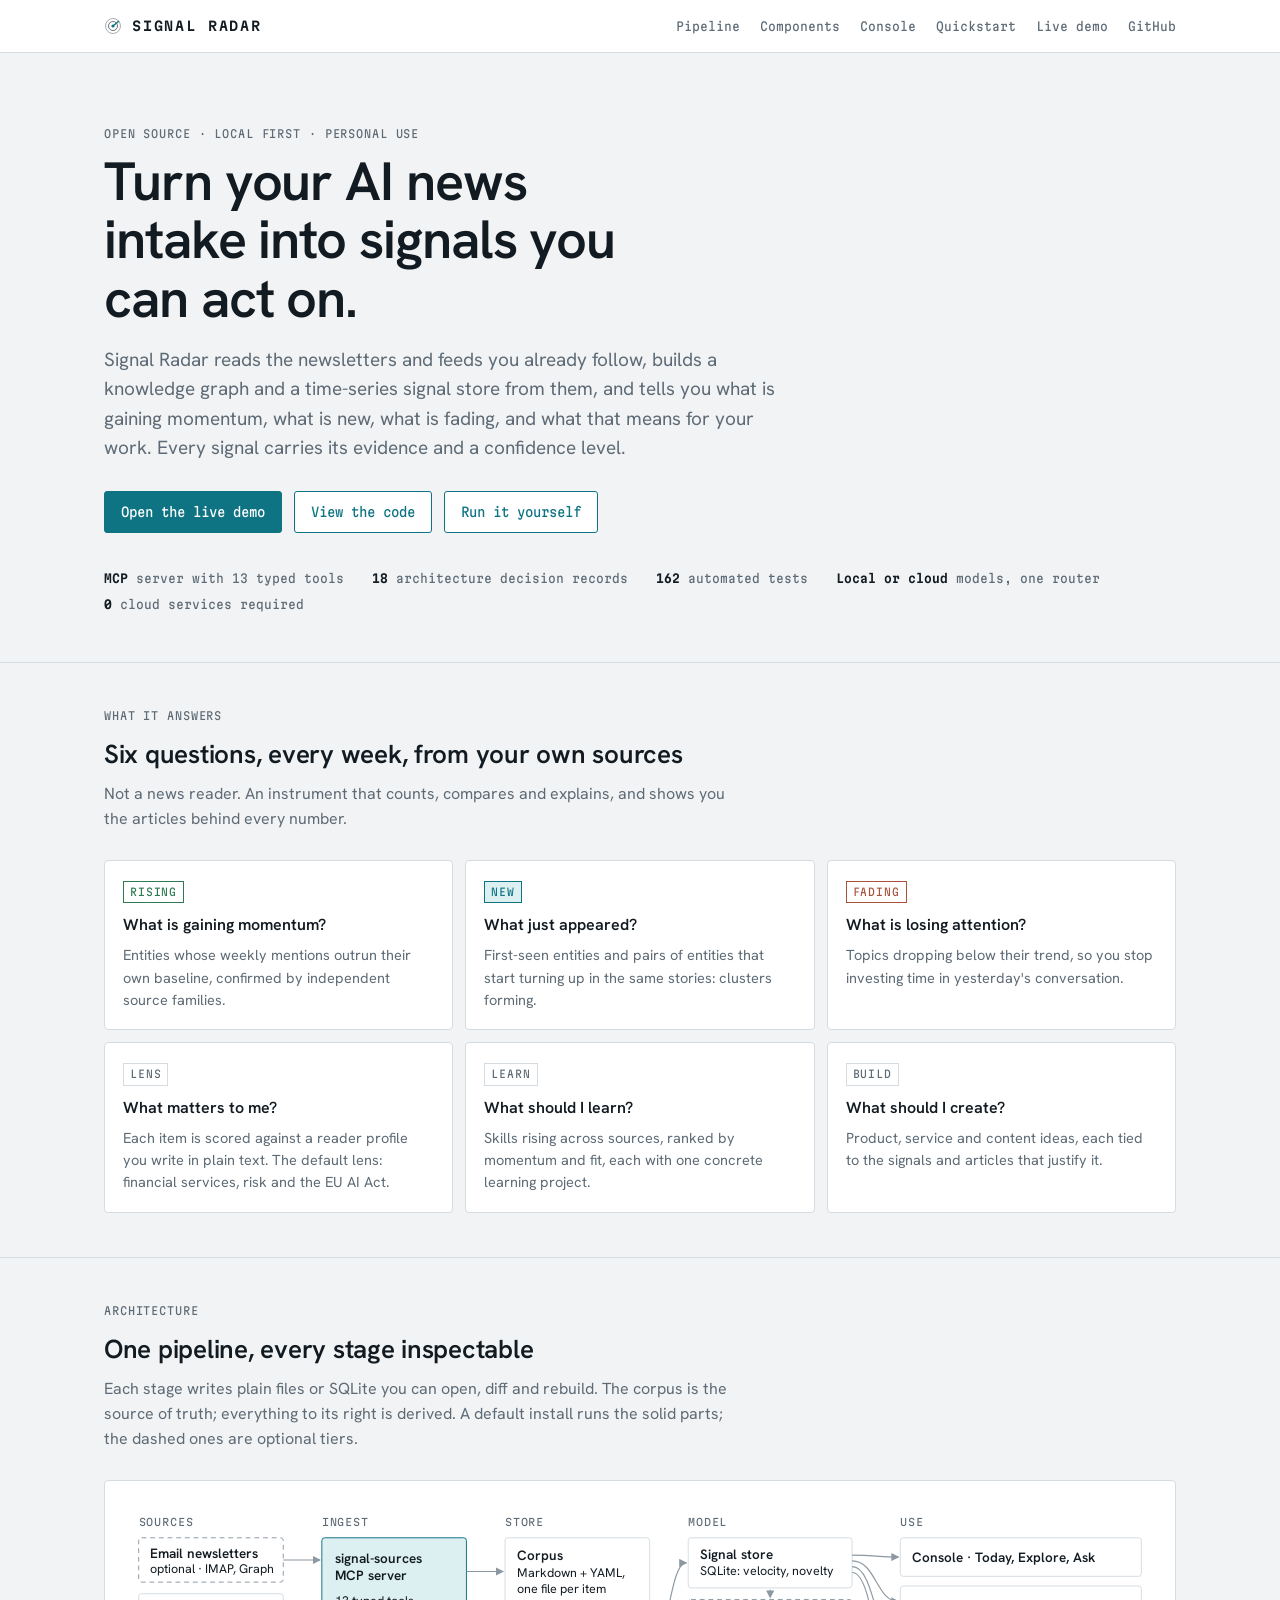
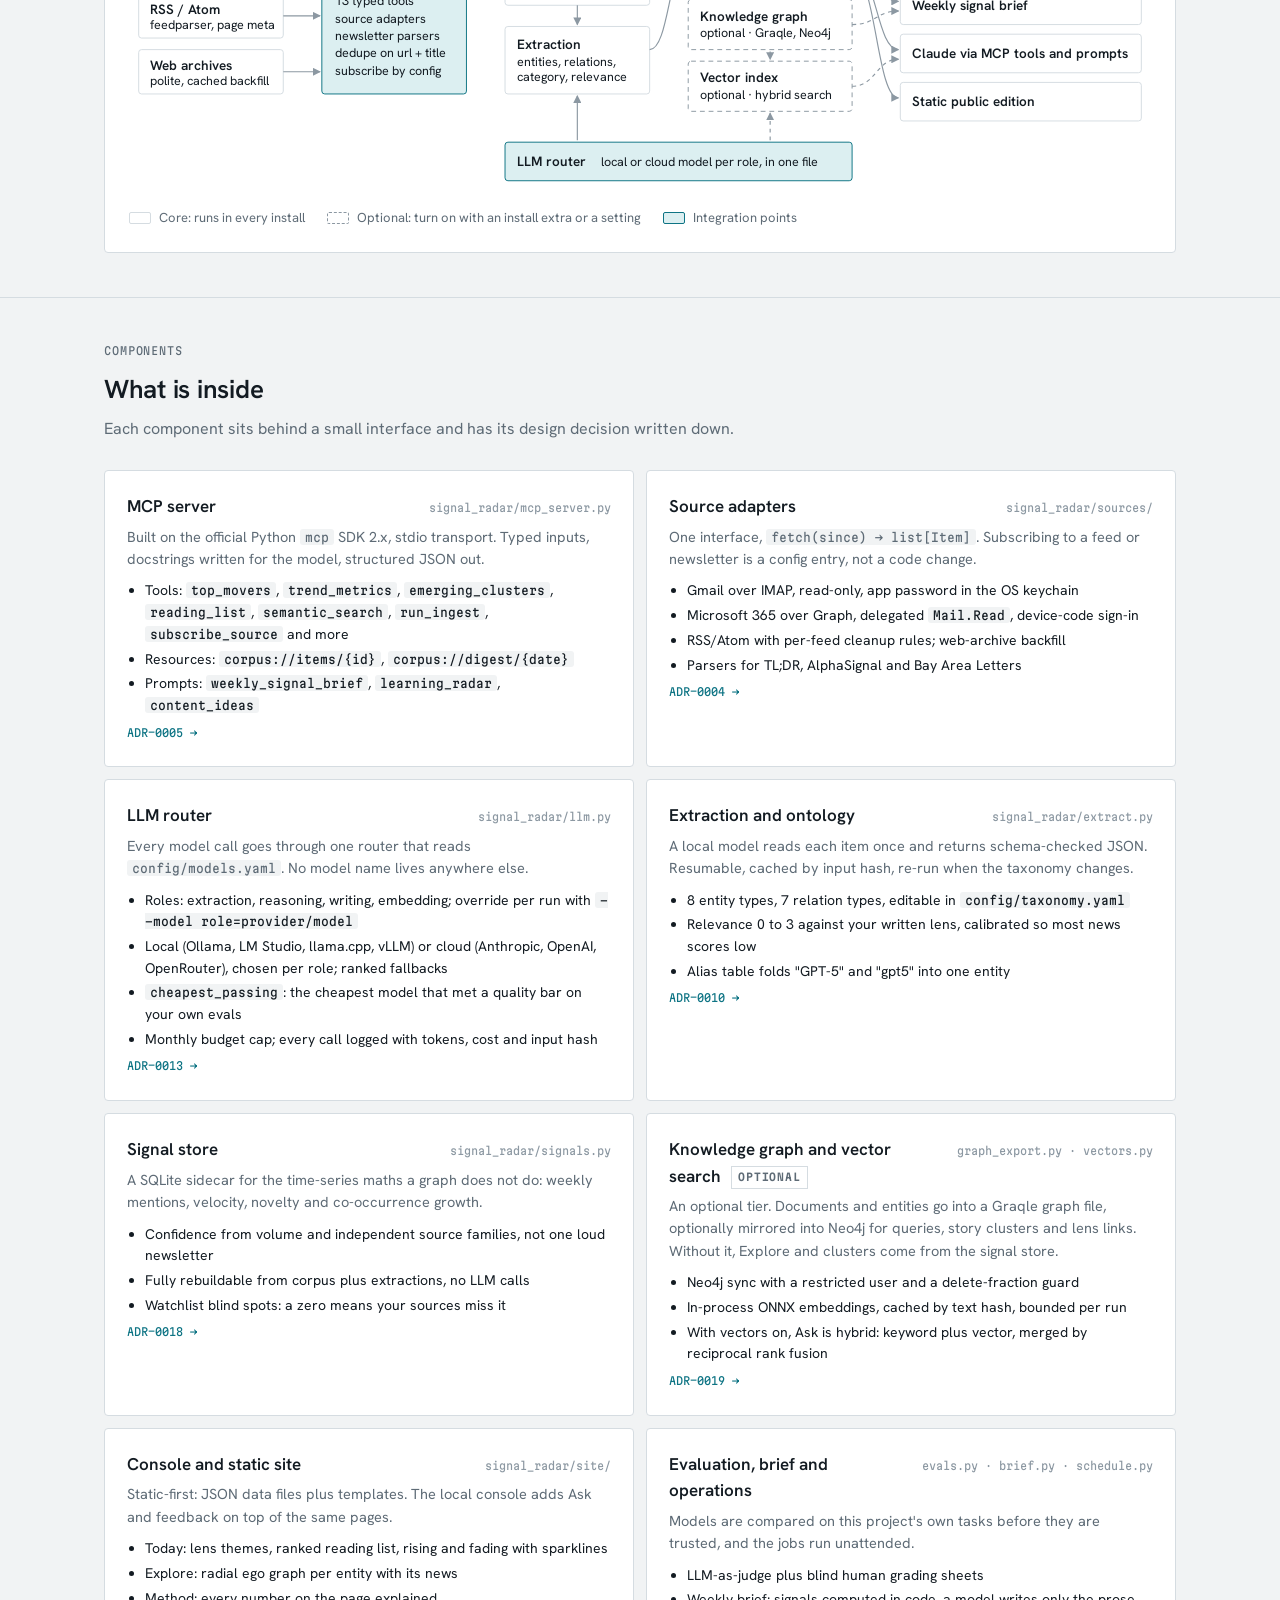
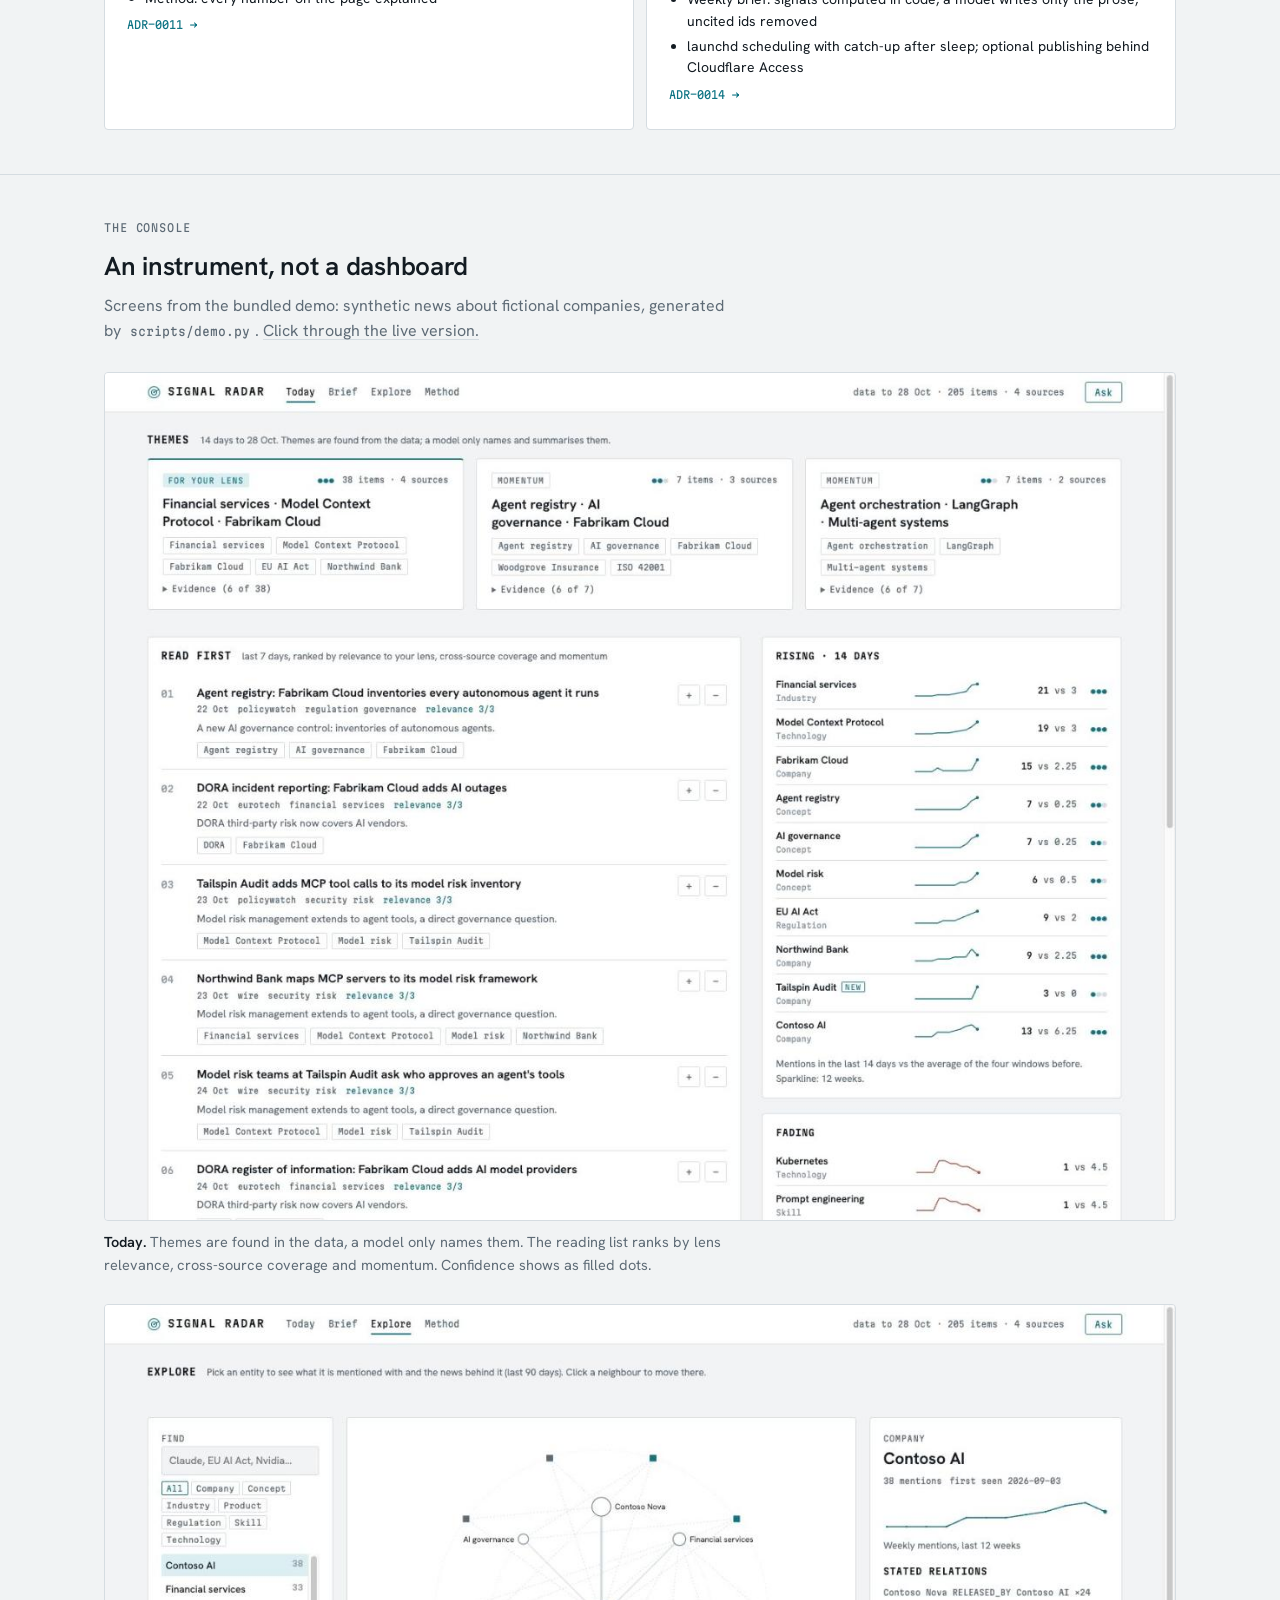
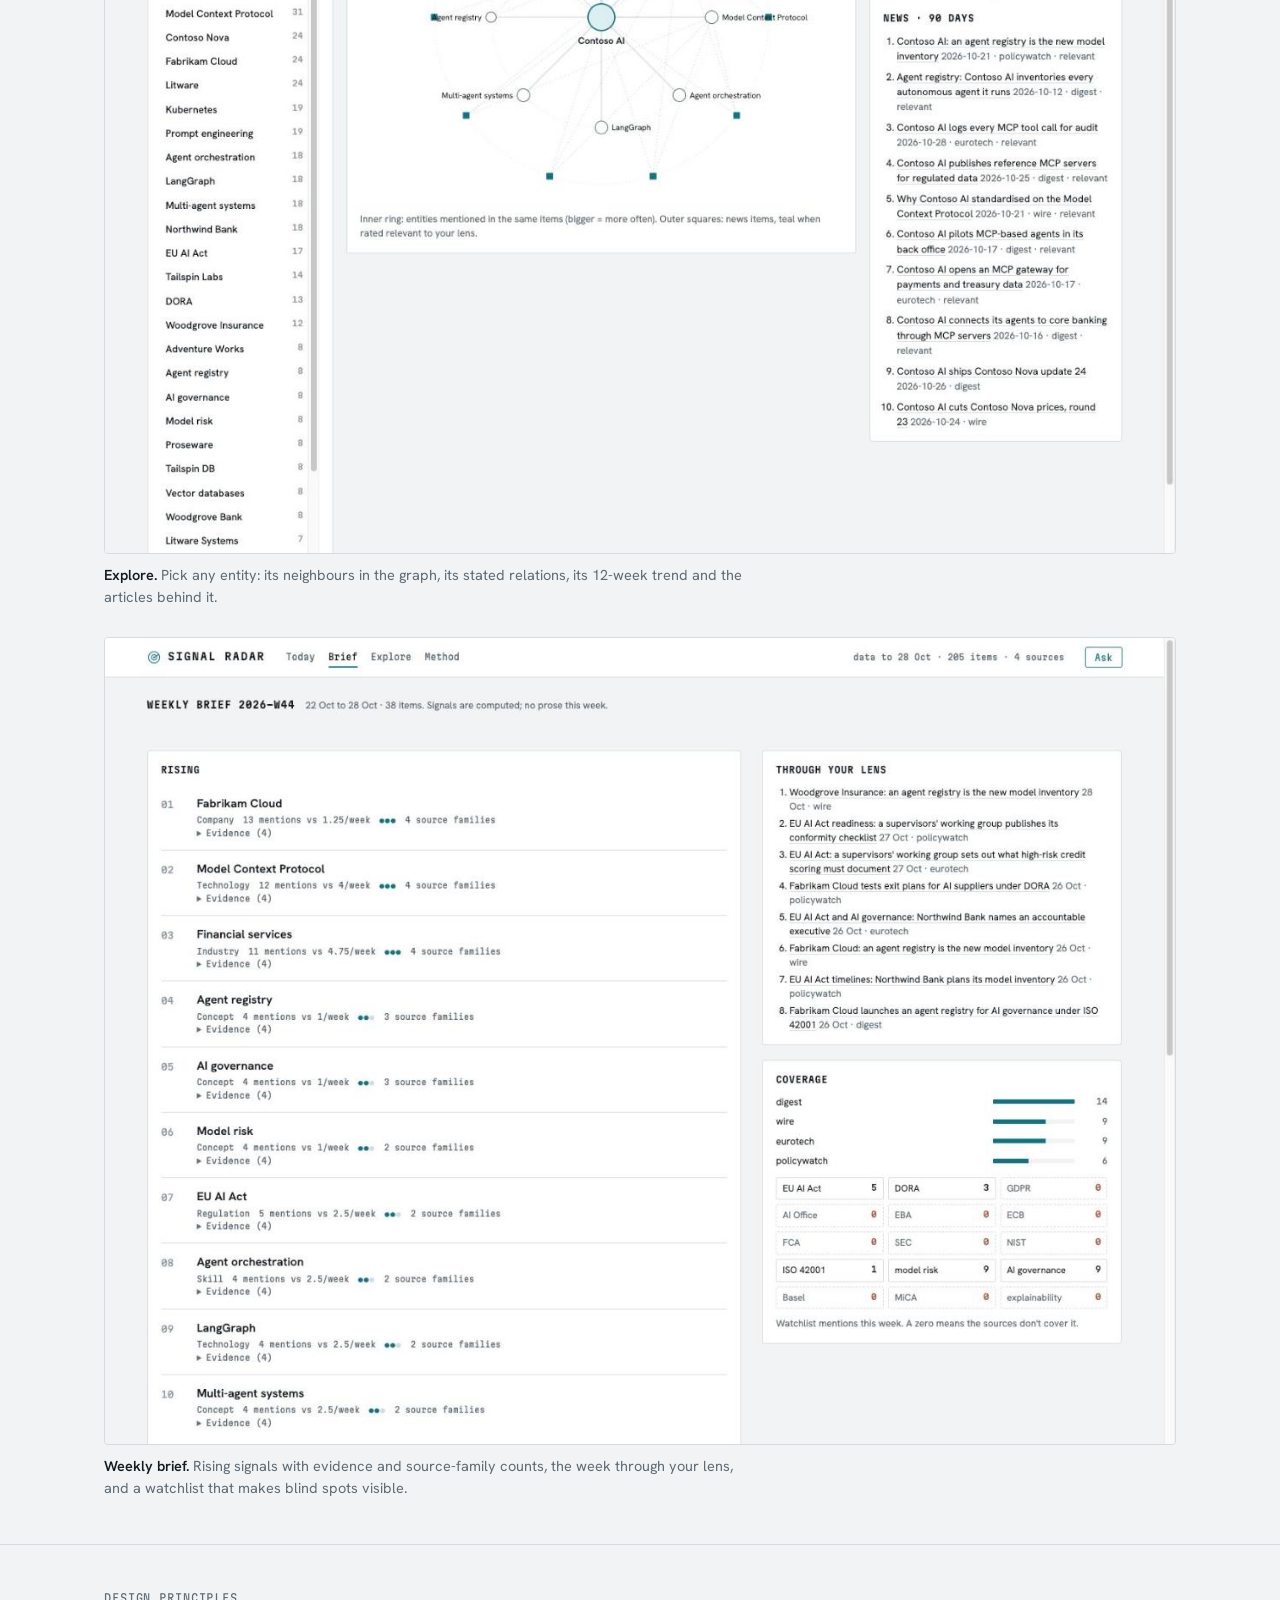
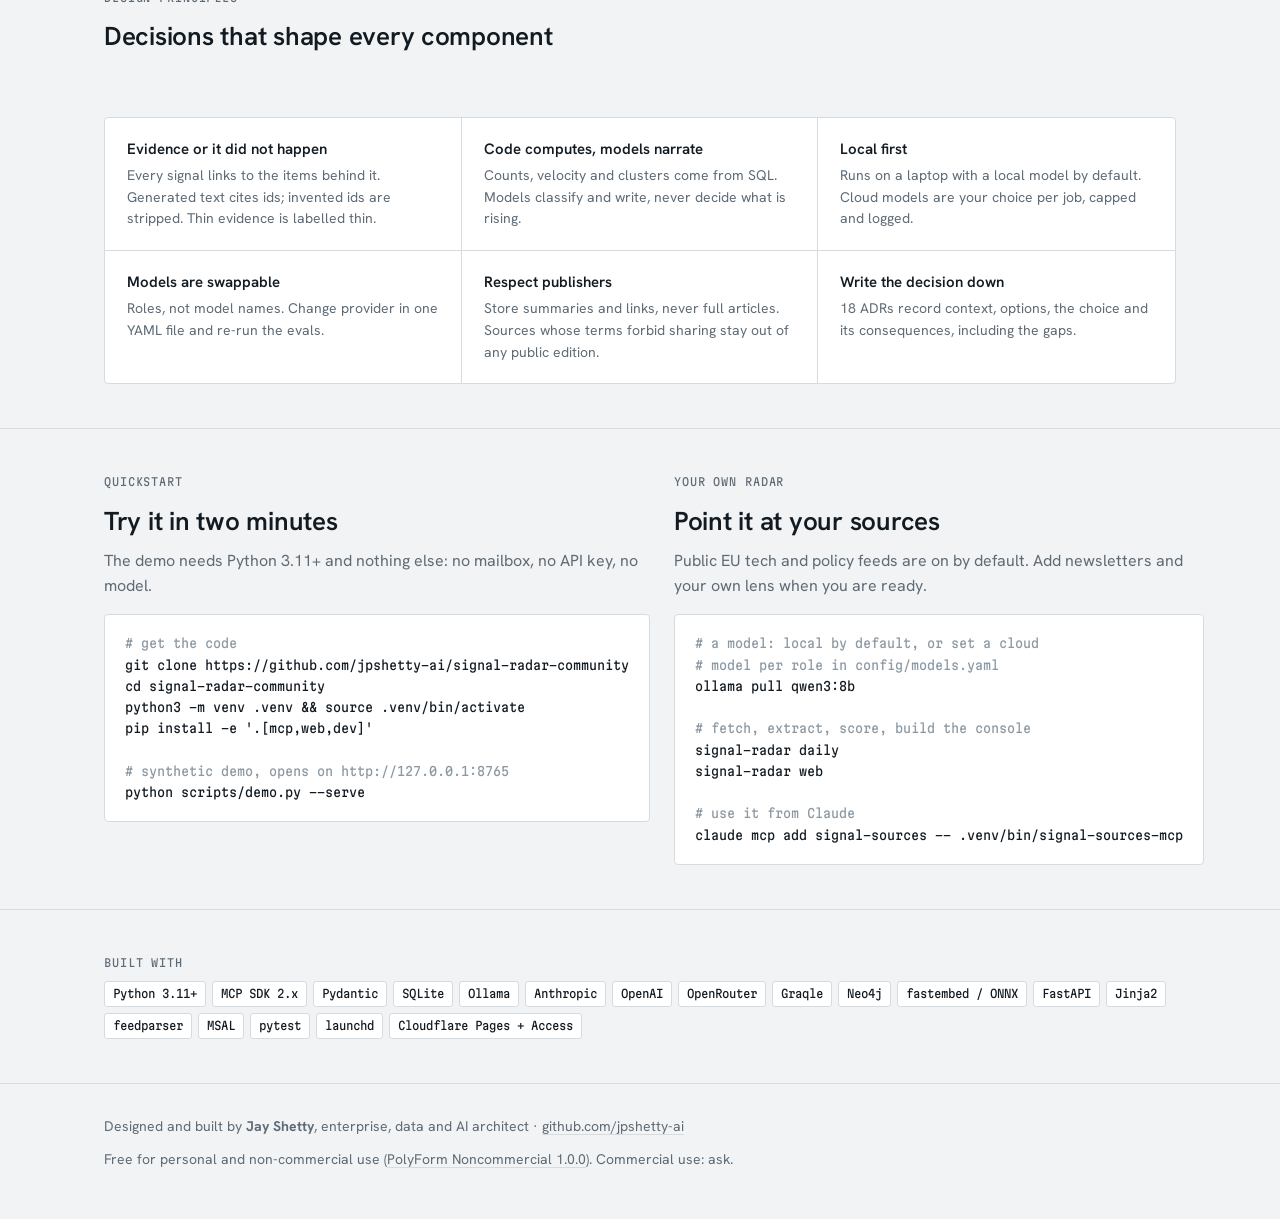
<file: docs/index.html>
<!doctype html>
<html lang="en">
<head>
<meta charset="utf-8">
<meta name="viewport" content="width=device-width, initial-scale=1">
<title>Signal Radar</title>
<meta name="description" content="Signal Radar turns AI and tech news into market signals with evidence: an MCP server, a knowledge graph, a time-series signal store and swappable LLMs, local first.">
<link rel="preconnect" href="https://fonts.googleapis.com">
<link rel="preconnect" href="https://fonts.gstatic.com" crossorigin>
<link rel="stylesheet" href="https://fonts.googleapis.com/css2?family=Hanken+Grotesk:wght@400;500;600;700&family=Martian+Mono:wdth,wght@75..112.5,400..600&display=swap">
<style>
:root {
  --bg: #f1f3f4; --panel: #ffffff; --ink: #131b22; --muted: #5e6b76; --faint: #8c98a2; --rule: #d5dce1;
  --accent: #0e7484; --accent-soft: #dceff1; --up: #2e7a52; --down: #a9533d;
  --mono: "Martian Mono", ui-monospace, "SF Mono", Menlo, monospace;
  --sans: "Hanken Grotesk", system-ui, -apple-system, "Segoe UI", sans-serif;
  color-scheme: light;
}
@media (prefers-color-scheme: dark) {
  :root:not([data-theme="light"]) {
    --bg: #0c1115; --panel: #121a20; --ink: #dde5ea; --muted: #8b99a4; --faint: #5f6d78; --rule: #222e36;
    --accent: #55bfcc; --accent-soft: #11313a; --up: #6fc996; --down: #e08c75; color-scheme: dark;
  }
}
:root[data-theme="dark"] {
  --bg: #0c1115; --panel: #121a20; --ink: #dde5ea; --muted: #8b99a4; --faint: #5f6d78; --rule: #222e36;
  --accent: #55bfcc; --accent-soft: #11313a; --up: #6fc996; --down: #e08c75; color-scheme: dark;
}
* { box-sizing: border-box; }
html, body { margin: 0; }
body { background: var(--bg); color: var(--ink); font-family: var(--sans); font-size: 16px; line-height: 1.55; }
a { color: inherit; text-decoration-color: var(--rule); text-underline-offset: 3px; }
a:hover { color: var(--accent); text-decoration-color: var(--accent); }
:focus-visible { outline: 2px solid var(--accent); outline-offset: 2px; }
.mono, .eyebrow, code, pre { font-family: var(--mono); font-variation-settings: "wdth" 87.5; }
.eyebrow { font-size: 11px; letter-spacing: .08em; text-transform: uppercase; color: var(--muted); margin: 0 0 10px; }
.wrap { max-width: 1120px; margin: 0 auto; padding-inline: 24px; }
@media (max-width: 600px) { .wrap { padding-inline: 16px; } }

.bar { background: var(--panel); border-bottom: 1px solid var(--rule); position: sticky; top: 0; z-index: 5; }
.bar .wrap { display: flex; align-items: center; gap: 24px; height: 52px; }
.brand { display: flex; align-items: center; gap: 10px; font-family: var(--mono); font-weight: 600; letter-spacing: .14em; font-size: 13px; text-decoration: none; }
.bar nav { display: flex; gap: 20px; margin-left: auto; font-family: var(--mono); font-size: 12px; font-variation-settings: "wdth" 87.5; }
.bar nav a { text-decoration: none; color: var(--muted); }
.bar nav a:hover { color: var(--accent); }
@media (max-width: 720px) { .bar nav .opt { display: none; } }

.hero { padding-block: 72px 48px; }
.hero h1 { font-size: clamp(34px, 5vw, 54px); line-height: 1.08; letter-spacing: -.02em; margin: 0 0 18px; font-weight: 600; max-width: 18ch; }
.hero p.lead { font-size: 19px; color: var(--muted); max-width: 62ch; margin: 0 0 28px; }
.cta { display: flex; gap: 12px; flex-wrap: wrap; }
.btn { font-family: var(--mono); font-size: 13px; font-variation-settings: "wdth" 87.5; padding: 10px 16px; border: 1px solid var(--accent); border-radius: 3px; text-decoration: none; color: var(--accent); background: var(--panel); }
.btn.primary { background: var(--accent); color: var(--panel); }
.btn:hover { color: var(--panel); background: var(--accent); }
.facts { display: flex; flex-wrap: wrap; gap: 8px 28px; margin-top: 36px; font-family: var(--mono); font-size: 12px; color: var(--muted); font-variation-settings: "wdth" 87.5; }
.facts b { color: var(--ink); font-weight: 600; }

section { padding: 44px 0; border-top: 1px solid var(--rule); scroll-margin-top: 52px; }
h2 { font-size: 26px; letter-spacing: -.01em; margin: 0 0 8px; font-weight: 600; }
.sub { color: var(--muted); max-width: 70ch; margin: 0 0 28px; }

.panel { background: var(--panel); border: 1px solid var(--rule); border-radius: 4px; }

/* questions */
.qs { display: grid; grid-template-columns: repeat(3, 1fr); gap: 12px; }
.q { padding: 18px; }
.q h3 { font-size: 16px; margin: 0 0 6px; font-weight: 600; }
.q p { margin: 0; color: var(--muted); font-size: 14.5px; }
.tag { display: inline-block; font-family: var(--mono); font-size: 10.5px; letter-spacing: .08em; text-transform: uppercase; padding: 2px 6px; border: 1px solid var(--rule); color: var(--muted); margin-bottom: 10px; font-variation-settings: "wdth" 87.5; }
.tag.up { color: var(--up); border-color: currentColor; } .tag.down { color: var(--down); border-color: currentColor; } .tag.acc { color: var(--accent); border-color: currentColor; background: var(--accent-soft); }
@media (max-width: 860px) { .qs { grid-template-columns: 1fr 1fr; } }
@media (max-width: 560px) { .qs { grid-template-columns: 1fr; } }

/* pipeline */
.flow { padding: 24px; overflow-x: auto; }
.flow svg { display: block; width: 100%; min-width: 760px; height: auto; }
.flow .box { fill: var(--panel); stroke: var(--rule); }
.flow .box.key { stroke: var(--accent); fill: var(--accent-soft); }
.flow .box.opt { stroke-dasharray: 5 4; stroke: var(--faint); }
.legend { display: flex; flex-wrap: wrap; gap: 6px 22px; margin-top: 14px; font-size: 13px; color: var(--muted); }
.legend span { display: inline-flex; align-items: center; gap: 8px; }
.legend i { display: inline-block; width: 22px; height: 12px; border: 1px solid var(--rule); border-radius: 2px; background: var(--panel); }
.legend i.o { border: 1px dashed var(--faint); }
.legend i.k { border-color: var(--accent); background: var(--accent-soft); }
.flow text { fill: var(--ink); font-family: var(--sans); font-size: 13px; }
.flow text.t { font-family: var(--mono); font-size: 10.5px; letter-spacing: .08em; fill: var(--muted); }
.flow text.n { font-weight: 600; font-size: 14px; }
.flow .ln { stroke: var(--faint); stroke-width: 1.2; fill: none; marker-end: url(#arr); }
.flow .ln.dash { stroke-dasharray: 4 4; }
.flow #arr path { fill: var(--faint); }

/* components */
.comps { display: grid; grid-template-columns: repeat(2, 1fr); gap: 12px; }
.comp { padding: 22px; }
.comp .head { display: flex; justify-content: space-between; align-items: baseline; gap: 12px; margin-bottom: 6px; }
.comp h3 { margin: 0; font-size: 17px; font-weight: 600; }
.comp .path { font-family: var(--mono); font-size: 11px; color: var(--faint); font-variation-settings: "wdth" 87.5; white-space: nowrap; }
.comp p { margin: 0 0 10px; color: var(--muted); font-size: 14.5px; }
.comp ul { margin: 0; padding-left: 18px; font-size: 14px; }
.comp li { margin: 3px 0; }
.comp code, p code, li code { font-size: 12px; background: var(--bg); padding: 1px 5px; border-radius: 3px; }
.adr { font-family: var(--mono); font-size: 11px; color: var(--accent); text-decoration: none; font-variation-settings: "wdth" 87.5; }
@media (max-width: 760px) { .comps { grid-template-columns: 1fr; } .comp .head { flex-direction: column; gap: 2px; } .comp .path { white-space: normal; } }

/* screenshots */
.shots { display: grid; gap: 28px; }
figure { margin: 0; }
figure img { width: 100%; height: auto; display: block; border: 1px solid var(--rule); border-radius: 4px; }
figcaption { margin-top: 10px; color: var(--muted); font-size: 14.5px; max-width: 80ch; }
figcaption b { color: var(--ink); font-weight: 600; }

/* principles */
.princ { display: grid; grid-template-columns: repeat(3, 1fr); gap: 0; }
.princ div { padding: 20px 22px; border-right: 1px solid var(--rule); border-bottom: 1px solid var(--rule); }
.princ div:nth-child(3n) { border-right: 0; }
.princ div:nth-last-child(-n+3) { border-bottom: 0; }
.princ h3 { font-size: 15px; margin: 0 0 4px; font-weight: 600; }
.princ p { margin: 0; color: var(--muted); font-size: 14px; }
@media (max-width: 760px) { .princ { grid-template-columns: 1fr; } .princ div { border-right: 0; border-bottom: 1px solid var(--rule) !important; } .princ div:last-child { border-bottom: 0 !important; } }

pre { background: var(--panel); border: 1px solid var(--rule); border-radius: 4px; padding: 18px 20px; overflow-x: auto; font-size: 12.5px; line-height: 1.7; margin: 0; }
pre .c { color: var(--faint); }
.two { display: grid; grid-template-columns: 1fr 1fr; gap: 24px; align-items: start; }
@media (max-width: 860px) { .two { grid-template-columns: 1fr; } }
.stack { display: flex; flex-wrap: wrap; gap: 6px; }
.stack span { font-family: var(--mono); font-size: 11.5px; border: 1px solid var(--rule); background: var(--panel); padding: 3px 8px; border-radius: 3px; font-variation-settings: "wdth" 87.5; }

footer { border-top: 1px solid var(--rule); padding: 32px 0 48px; color: var(--muted); font-size: 14px; }
footer .wrap { display: flex; flex-wrap: wrap; gap: 12px 32px; justify-content: space-between; }
</style>
</head>
<body>

<header class="bar">
  <div class="wrap">
    <a class="brand" href="#"><svg width="18" height="18" viewBox="0 0 18 18" aria-hidden="true"><circle cx="9" cy="9" r="7.5" fill="none" stroke="currentColor" stroke-opacity=".35"/><circle cx="9" cy="9" r="4.5" fill="none" stroke="currentColor" stroke-opacity=".6"/><circle cx="9" cy="9" r="1.6" fill="var(--accent)"/><path d="M9 9 L15 4" stroke="var(--accent)" stroke-width="1.4"/></svg>SIGNAL RADAR</a>
    <nav>
      <a class="opt" href="#pipeline">Pipeline</a>
      <a class="opt" href="#components">Components</a>
      <a class="opt" href="#console">Console</a>
      <a href="#quickstart">Quickstart</a>
      <a href="demo/">Live demo</a>
      <a href="https://github.com/jpshetty-ai/signal-radar-community">GitHub</a>
    </nav>
  </div>
</header>

<main>
<div class="wrap hero">
  <p class="eyebrow">Open source · local first · personal use</p>
  <h1>Turn your AI news intake into signals you can act on.</h1>
  <p class="lead">Signal Radar reads the newsletters and feeds you already follow, builds a knowledge graph and a
    time-series signal store from them, and tells you what is gaining momentum, what is new, what is fading, and
    what that means for your work. Every signal carries its evidence and a confidence level.</p>
  <div class="cta">
    <a class="btn primary" href="demo/">Open the live demo</a>
    <a class="btn" href="https://github.com/jpshetty-ai/signal-radar-community">View the code</a>
    <a class="btn" href="#quickstart">Run it yourself</a>
  </div>
  <div class="facts">
    <span><b>MCP</b> server with 13 typed tools</span>
    <span><b>18</b> architecture decision records</span>
    <span><b>162</b> automated tests</span>
    <span><b>Local or cloud</b> models, one router</span>
    <span><b>0</b> cloud services required</span>
  </div>
</div>

<section>
  <div class="wrap">
    <p class="eyebrow">What it answers</p>
    <h2>Six questions, every week, from your own sources</h2>
    <p class="sub">Not a news reader. An instrument that counts, compares and explains, and shows you the articles behind every number.</p>
    <div class="qs">
      <div class="panel q"><span class="tag up">Rising</span><h3>What is gaining momentum?</h3><p>Entities whose weekly mentions outrun their own baseline, confirmed by independent source families.</p></div>
      <div class="panel q"><span class="tag acc">New</span><h3>What just appeared?</h3><p>First-seen entities and pairs of entities that start turning up in the same stories: clusters forming.</p></div>
      <div class="panel q"><span class="tag down">Fading</span><h3>What is losing attention?</h3><p>Topics dropping below their trend, so you stop investing time in yesterday's conversation.</p></div>
      <div class="panel q"><span class="tag">Lens</span><h3>What matters to me?</h3><p>Each item is scored against a reader profile you write in plain text. The default lens: financial services, risk and the EU AI Act.</p></div>
      <div class="panel q"><span class="tag">Learn</span><h3>What should I learn?</h3><p>Skills rising across sources, ranked by momentum and fit, each with one concrete learning project.</p></div>
      <div class="panel q"><span class="tag">Build</span><h3>What should I create?</h3><p>Product, service and content ideas, each tied to the signals and articles that justify it.</p></div>
    </div>
  </div>
</section>

<section id="pipeline">
  <div class="wrap">
    <p class="eyebrow">Architecture</p>
    <h2>One pipeline, every stage inspectable</h2>
    <p class="sub">Each stage writes plain files or SQLite you can open, diff and rebuild. The corpus is the source of truth; everything to its right is derived. A default install runs the solid parts; the dashed ones are optional tiers.</p>
    <div class="panel flow">
      <svg viewBox="0 0 1060 300" role="img" aria-label="Pipeline: sources, MCP server, corpus, extraction, signal store and knowledge graph, outputs">
        <defs><marker id="arr" viewBox="0 0 8 8" refX="7" refY="4" markerWidth="7" markerHeight="7" orient="auto"><path d="M0 0 L8 4 L0 8 z"/></marker></defs>
        <!-- sources -->
        <text class="t" x="10" y="22">SOURCES</text>
        <rect class="box opt" x="10" y="34" width="150" height="46" rx="3"/><text class="n" x="22" y="55">Email newsletters</text><text x="22" y="71" font-size="11.5">optional · IMAP, Graph</text>
        <rect class="box" x="10" y="92" width="150" height="46" rx="3"/><text class="n" x="22" y="113">RSS / Atom</text><text x="22" y="129" font-size="11.5">feedparser, page meta</text>
        <rect class="box" x="10" y="150" width="150" height="46" rx="3"/><text class="n" x="22" y="171">Web archives</text><text x="22" y="187" font-size="11.5">polite, cached backfill</text>
        <!-- mcp -->
        <text class="t" x="200" y="22">INGEST</text>
        <rect class="box key" x="200" y="34" width="150" height="162" rx="3"/>
        <text class="n" x="214" y="60">signal-sources</text><text class="n" x="214" y="78">MCP server</text>
        <text x="214" y="104" font-size="11.5">13 typed tools</text><text x="214" y="122" font-size="11.5">source adapters</text><text x="214" y="140" font-size="11.5">newsletter parsers</text><text x="214" y="158" font-size="11.5">dedupe on url + title</text><text x="214" y="176" font-size="11.5">subscribe by config</text>
        <!-- corpus -->
        <text class="t" x="390" y="22">STORE</text>
        <rect class="box" x="390" y="34" width="150" height="70" rx="3"/><text class="n" x="402" y="57">Corpus</text><text x="402" y="75" font-size="11.5">Markdown + YAML,</text><text x="402" y="91" font-size="11.5">one file per item</text>
        <rect class="box" x="390" y="126" width="150" height="70" rx="3"/><text class="n" x="402" y="149">Extraction</text><text x="402" y="167" font-size="11.5">entities, relations,</text><text x="402" y="183" font-size="11.5">category, relevance</text>
        <!-- analysis -->
        <text class="t" x="580" y="22">MODEL</text>
        <rect class="box" x="580" y="34" width="170" height="52" rx="3"/><text class="n" x="592" y="56">Signal store</text><text x="592" y="73" font-size="11.5">SQLite: velocity, novelty</text>
        <rect class="box opt" x="580" y="98" width="170" height="52" rx="3"/><text class="n" x="592" y="120">Knowledge graph</text><text x="592" y="137" font-size="11.5">optional · Graqle, Neo4j</text>
        <rect class="box opt" x="580" y="162" width="170" height="52" rx="3"/><text class="n" x="592" y="184">Vector index</text><text x="592" y="201" font-size="11.5">optional · hybrid search</text>
        <!-- outputs -->
        <text class="t" x="800" y="22">USE</text>
        <rect class="box" x="800" y="34" width="250" height="40" rx="3"/><text class="n" x="812" y="59">Console · Today, Explore, Ask</text>
        <rect class="box" x="800" y="84" width="250" height="40" rx="3"/><text class="n" x="812" y="109">Weekly signal brief</text>
        <rect class="box" x="800" y="134" width="250" height="40" rx="3"/><text class="n" x="812" y="159">Claude via MCP tools and prompts</text>
        <rect class="box" x="800" y="184" width="250" height="40" rx="3"/><text class="n" x="812" y="209">Static public edition</text>
        <!-- router -->
        <rect class="box key" x="390" y="246" width="360" height="40" rx="3"/><text class="n" x="402" y="271">LLM router</text><text x="490" y="271" font-size="11.5">local or cloud model per role, in one file</text>
        <!-- lines -->
        <path class="ln" d="M160 57 H198"/><path class="ln" d="M160 115 H198"/><path class="ln" d="M160 173 H198"/>
        <path class="ln" d="M350 69 H388"/>
        <path class="ln" d="M465 104 V124"/>
        <path class="ln" d="M540 150 C560 150 560 60 578 60"/><path class="ln dash" d="M665 88 V96"/><path class="ln dash" d="M665 152 V160"/>
        <path class="ln" d="M750 52 C775 52 775 54 798 54"/><path class="ln" d="M750 58 C775 58 775 100 798 100"/><path class="ln" d="M750 64 C775 64 775 150 798 150"/><path class="ln" d="M750 70 C775 70 775 200 798 200"/>
        <path class="ln dash" d="M750 124 C775 124 775 110 798 110"/><path class="ln dash" d="M750 188 C775 188 775 160 798 160"/>
        <path class="ln" d="M465 244 V198"/><path class="ln dash" d="M665 244 V216"/>
      </svg>
      <div class="legend">
        <span><i></i>Core: runs in every install</span>
        <span><i class="o"></i>Optional: turn on with an install extra or a setting</span>
        <span><i class="k"></i>Integration points</span>
      </div>
    </div>
  </div>
</section>

<section id="components">
  <div class="wrap">
    <p class="eyebrow">Components</p>
    <h2>What is inside</h2>
    <p class="sub">Each component sits behind a small interface and has its design decision written down.</p>
    <div class="comps">
      <div class="panel comp">
        <div class="head"><h3>MCP server</h3><span class="path">signal_radar/mcp_server.py</span></div>
        <p>Built on the official Python <code>mcp</code> SDK 2.x, stdio transport. Typed inputs, docstrings written for the model, structured JSON out.</p>
        <ul><li>Tools: <code>top_movers</code>, <code>trend_metrics</code>, <code>emerging_clusters</code>, <code>reading_list</code>, <code>semantic_search</code>, <code>run_ingest</code>, <code>subscribe_source</code> and more</li>
          <li>Resources: <code>corpus://items/{id}</code>, <code>corpus://digest/{date}</code></li>
          <li>Prompts: <code>weekly_signal_brief</code>, <code>learning_radar</code>, <code>content_ideas</code></li></ul>
        <a class="adr" href="https://github.com/jpshetty-ai/signal-radar-community/blob/main/docs/adr/0005-mcp-sdk-v2.md">ADR-0005 →</a>
      </div>
      <div class="panel comp">
        <div class="head"><h3>Source adapters</h3><span class="path">signal_radar/sources/</span></div>
        <p>One interface, <code>fetch(since) → list[Item]</code>. Subscribing to a feed or newsletter is a config entry, not a code change.</p>
        <ul><li>Gmail over IMAP, read-only, app password in the OS keychain</li>
          <li>Microsoft 365 over Graph, delegated <code>Mail.Read</code>, device-code sign-in</li>
          <li>RSS/Atom with per-feed cleanup rules; web-archive backfill</li>
          <li>Parsers for TL;DR, AlphaSignal and Bay Area Letters</li></ul>
        <a class="adr" href="https://github.com/jpshetty-ai/signal-radar-community/blob/main/docs/adr/0004-source-subscriptions.md">ADR-0004 →</a>
      </div>
      <div class="panel comp">
        <div class="head"><h3>LLM router</h3><span class="path">signal_radar/llm.py</span></div>
        <p>Every model call goes through one router that reads <code>config/models.yaml</code>. No model name lives anywhere else.</p>
        <ul><li>Roles: extraction, reasoning, writing, embedding; override per run with <code>--model role=provider/model</code></li>
          <li>Local (Ollama, LM Studio, llama.cpp, vLLM) or cloud (Anthropic, OpenAI, OpenRouter), chosen per role; ranked fallbacks</li>
          <li><code>cheapest_passing</code>: the cheapest model that met a quality bar on your own evals</li>
          <li>Monthly budget cap; every call logged with tokens, cost and input hash</li></ul>
        <a class="adr" href="https://github.com/jpshetty-ai/signal-radar-community/blob/main/docs/adr/0013-model-selection.md">ADR-0013 →</a>
      </div>
      <div class="panel comp">
        <div class="head"><h3>Extraction and ontology</h3><span class="path">signal_radar/extract.py</span></div>
        <p>A local model reads each item once and returns schema-checked JSON. Resumable, cached by input hash, re-run when the taxonomy changes.</p>
        <ul><li>8 entity types, 7 relation types, editable in <code>config/taxonomy.yaml</code></li>
          <li>Relevance 0 to 3 against your written lens, calibrated so most news scores low</li>
          <li>Alias table folds "GPT-5" and "gpt5" into one entity</li></ul>
        <a class="adr" href="https://github.com/jpshetty-ai/signal-radar-community/blob/main/docs/adr/0010-extraction-signal-store.md">ADR-0010 →</a>
      </div>
      <div class="panel comp">
        <div class="head"><h3>Signal store</h3><span class="path">signal_radar/signals.py</span></div>
        <p>A SQLite sidecar for the time-series maths a graph does not do: weekly mentions, velocity, novelty and co-occurrence growth.</p>
        <ul><li>Confidence from volume and independent source families, not one loud newsletter</li>
          <li>Fully rebuildable from corpus plus extractions, no LLM calls</li>
          <li>Watchlist blind spots: a zero means your sources miss it</li></ul>
        <a class="adr" href="https://github.com/jpshetty-ai/signal-radar-community/blob/main/docs/adr/0018-graph-signals.md">ADR-0018 →</a>
      </div>
      <div class="panel comp">
        <div class="head"><h3>Knowledge graph and vector search <span class="tag" style="margin:0 0 0 6px;vertical-align:middle">Optional</span></h3><span class="path">graph_export.py · vectors.py</span></div>
        <p>An optional tier. Documents and entities go into a Graqle graph file, optionally mirrored into Neo4j for queries, story clusters and lens links. Without it, Explore and clusters come from the signal store.</p>
        <ul><li>Neo4j sync with a restricted user and a delete-fraction guard</li>
          <li>In-process ONNX embeddings, cached by text hash, bounded per run</li>
          <li>With vectors on, Ask is hybrid: keyword plus vector, merged by reciprocal rank fusion</li></ul>
        <a class="adr" href="https://github.com/jpshetty-ai/signal-radar-community/blob/main/docs/adr/0019-vector-search.md">ADR-0019 →</a>
      </div>
      <div class="panel comp">
        <div class="head"><h3>Console and static site</h3><span class="path">signal_radar/site/</span></div>
        <p>Static-first: JSON data files plus templates. The local console adds Ask and feedback on top of the same pages.</p>
        <ul><li>Today: lens themes, ranked reading list, rising and fading with sparklines</li>
          <li>Explore: radial ego graph per entity with its news</li>
          <li>Method: every number on the page explained</li></ul>
        <a class="adr" href="https://github.com/jpshetty-ai/signal-radar-community/blob/main/docs/adr/0011-static-first-site.md">ADR-0011 →</a>
      </div>
      <div class="panel comp">
        <div class="head"><h3>Evaluation, brief and operations</h3><span class="path">evals.py · brief.py · schedule.py</span></div>
        <p>Models are compared on this project's own tasks before they are trusted, and the jobs run unattended.</p>
        <ul><li>LLM-as-judge plus blind human grading sheets</li>
          <li>Weekly brief: signals computed in code, a model writes only the prose, uncited ids removed</li>
          <li>launchd scheduling with catch-up after sleep; optional publishing behind Cloudflare Access</li></ul>
        <a class="adr" href="https://github.com/jpshetty-ai/signal-radar-community/blob/main/docs/adr/0014-hosting-public-edition.md">ADR-0014 →</a>
      </div>
    </div>
  </div>
</section>

<section id="console">
  <div class="wrap">
    <p class="eyebrow">The console</p>
    <h2>An instrument, not a dashboard</h2>
    <p class="sub">Screens from the bundled demo: synthetic news about fictional companies, generated by <code>scripts/demo.py</code>. <a href="demo/">Click through the live version.</a></p>
    <div class="shots">
      <figure><img src="assets/today.jpg" alt="Today page: themes for your lens, a ranked reading list, rising entities with sparklines" loading="lazy">
        <figcaption><b>Today.</b> Themes are found in the data, a model only names them. The reading list ranks by lens relevance, cross-source coverage and momentum. Confidence shows as filled dots.</figcaption></figure>
      <figure><img src="assets/explore.jpg" alt="Explore page: a radial graph of entities mentioned with Contoso AI and the news behind them" loading="lazy">
        <figcaption><b>Explore.</b> Pick any entity: its neighbours in the graph, its stated relations, its 12-week trend and the articles behind it.</figcaption></figure>
      <figure><img src="assets/brief.jpg" alt="Weekly brief page: rising signals with evidence, items through your lens, source coverage and watchlist" loading="lazy">
        <figcaption><b>Weekly brief.</b> Rising signals with evidence and source-family counts, the week through your lens, and a watchlist that makes blind spots visible.</figcaption></figure>
    </div>
  </div>
</section>

<section>
  <div class="wrap">
    <p class="eyebrow">Design principles</p>
    <h2>Decisions that shape every component</h2>
    <p class="sub">&nbsp;</p>
    <div class="panel princ">
      <div><h3>Evidence or it did not happen</h3><p>Every signal links to the items behind it. Generated text cites ids; invented ids are stripped. Thin evidence is labelled thin.</p></div>
      <div><h3>Code computes, models narrate</h3><p>Counts, velocity and clusters come from SQL. Models classify and write, never decide what is rising.</p></div>
      <div><h3>Local first</h3><p>Runs on a laptop with a local model by default. Cloud models are your choice per job, capped and logged.</p></div>
      <div><h3>Models are swappable</h3><p>Roles, not model names. Change provider in one YAML file and re-run the evals.</p></div>
      <div><h3>Respect publishers</h3><p>Store summaries and links, never full articles. Sources whose terms forbid sharing stay out of any public edition.</p></div>
      <div><h3>Write the decision down</h3><p>18 ADRs record context, options, the choice and its consequences, including the gaps.</p></div>
    </div>
  </div>
</section>

<section id="quickstart">
  <div class="wrap two">
    <div>
      <p class="eyebrow">Quickstart</p>
      <h2>Try it in two minutes</h2>
      <p class="sub" style="margin-bottom:16px">The demo needs Python 3.11+ and nothing else: no mailbox, no API key, no model.</p>
<pre><span class="c"># get the code</span>
git clone https://github.com/jpshetty-ai/signal-radar-community
cd signal-radar-community
python3 -m venv .venv && source .venv/bin/activate
pip install -e '.[mcp,web,dev]'

<span class="c"># synthetic demo, opens on http://127.0.0.1:8765</span>
python scripts/demo.py --serve</pre>
    </div>
    <div>
      <p class="eyebrow">Your own radar</p>
      <h2>Point it at your sources</h2>
      <p class="sub" style="margin-bottom:16px">Public EU tech and policy feeds are on by default. Add newsletters and your own lens when you are ready.</p>
<pre><span class="c"># a model: local by default, or set a cloud</span>
<span class="c"># model per role in config/models.yaml</span>
ollama pull qwen3:8b

<span class="c"># fetch, extract, score, build the console</span>
signal-radar daily
signal-radar web

<span class="c"># use it from Claude</span>
claude mcp add signal-sources -- .venv/bin/signal-sources-mcp</pre>
    </div>
  </div>
</section>

<section>
  <div class="wrap">
    <p class="eyebrow">Built with</p>
    <div class="stack">
      <span>Python 3.11+</span><span>MCP SDK 2.x</span><span>Pydantic</span><span>SQLite</span><span>Ollama</span><span>Anthropic</span><span>OpenAI</span><span>OpenRouter</span><span>Graqle</span><span>Neo4j</span><span>fastembed / ONNX</span><span>FastAPI</span><span>Jinja2</span><span>feedparser</span><span>MSAL</span><span>pytest</span><span>launchd</span><span>Cloudflare Pages + Access</span>
    </div>
  </div>
</section>
</main>

<footer>
  <div class="wrap">
    <span>Designed and built by <b>Jay Shetty</b>, enterprise, data and AI architect · <a href="https://github.com/jpshetty-ai">github.com/jpshetty-ai</a></span>
    <span>Free for personal and non-commercial use (<a href="https://github.com/jpshetty-ai/signal-radar-community/blob/main/LICENSE">PolyForm Noncommercial 1.0.0</a>). Commercial use: ask.</span>
  </div>
</footer>
</body>
</html>
</file>
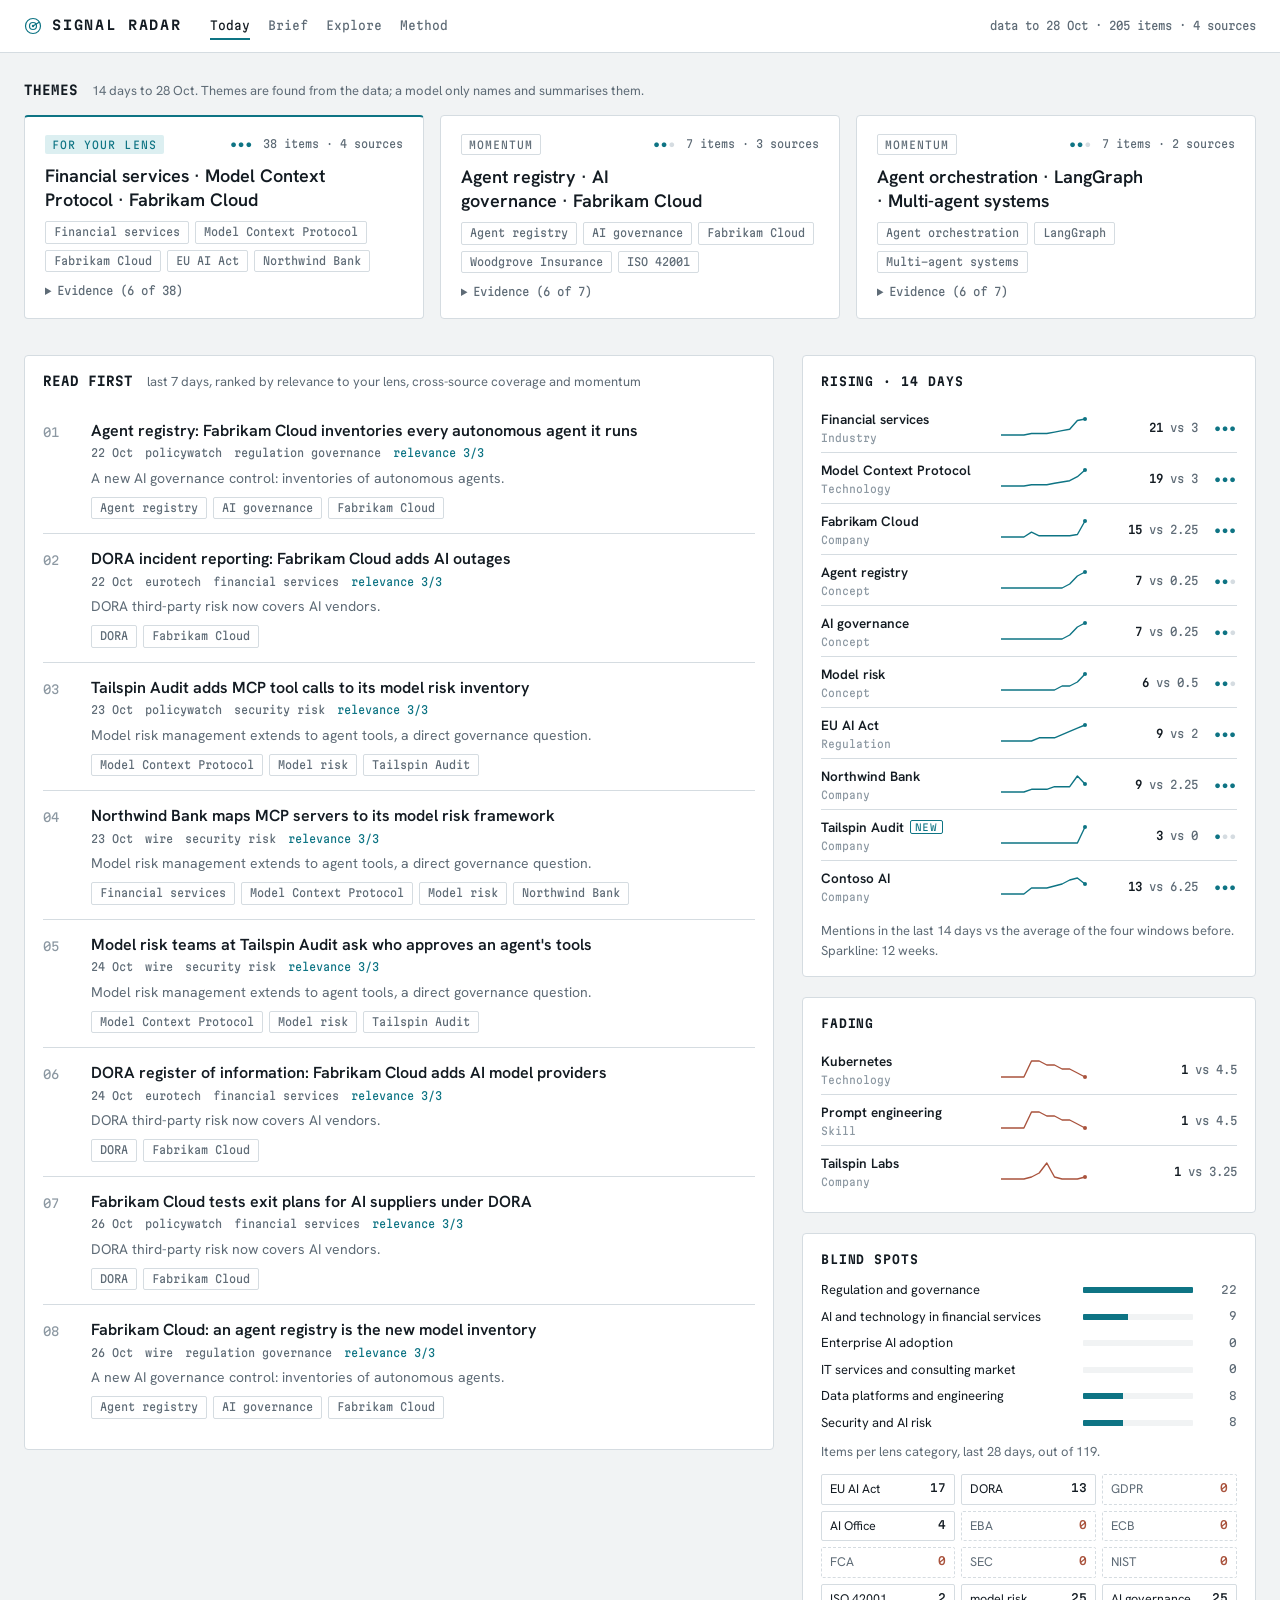
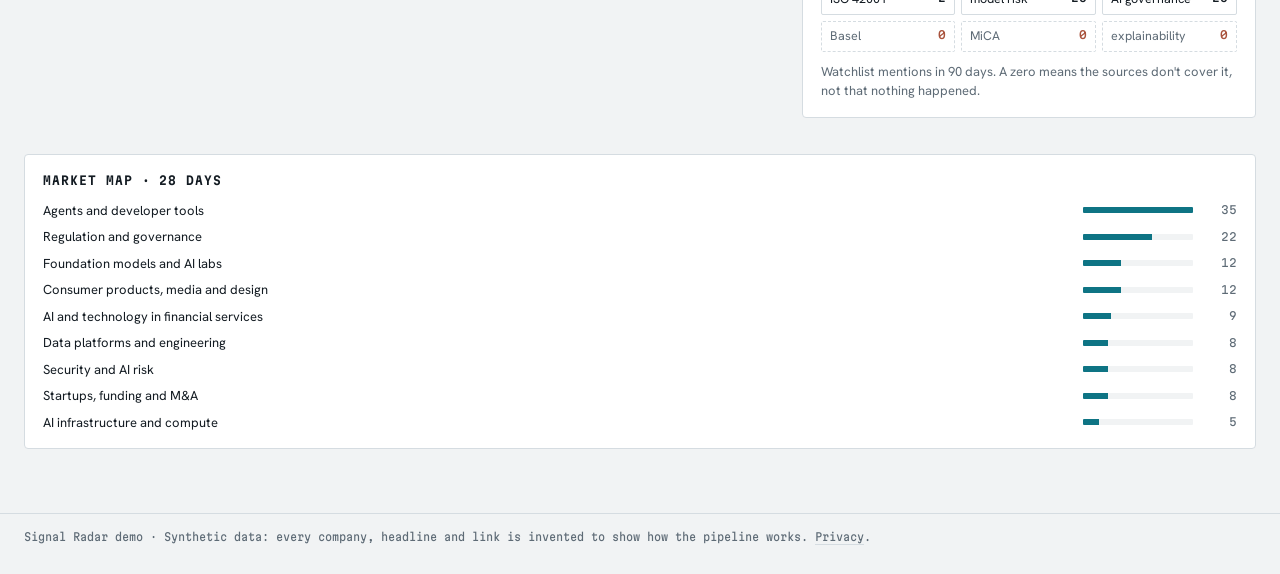
<file: docs/demo/index.html>
<!doctype html>
<html lang="en">
<head>
<meta charset="utf-8">
<meta name="viewport" content="width=device-width, initial-scale=1">
<title>Signal Radar · Today</title>
<meta name="robots" content="noindex, nofollow">
<link rel="preconnect" href="https://fonts.googleapis.com">
<link rel="preconnect" href="https://fonts.gstatic.com" crossorigin>
<link rel="stylesheet" href="https://fonts.googleapis.com/css2?family=Hanken+Grotesk:wght@400;500;600&family=Martian+Mono:wdth,wght@75..112.5,400..600&display=swap">
<link rel="stylesheet" href="static/radar.css">
</head>
<body data-edition="public">
<header class="bar">
  <div class="wrap">
    <a class="wordmark" href="index.html" aria-label="Signal Radar home">
      <svg width="18" height="18" viewBox="0 0 18 18" aria-hidden="true"><circle cx="9" cy="9" r="7.5" fill="none" stroke="currentColor" stroke-width="1.2"/><circle cx="9" cy="9" r="3.5" fill="none" stroke="currentColor" stroke-width="1.2"/><line x1="9" y1="9" x2="15.5" y2="5" stroke="currentColor" stroke-width="1.2"/><circle cx="9" cy="9" r="1.2" fill="currentColor"/></svg>
      SIGNAL RADAR
    </a>
    <nav aria-label="Views">
      <a href="index.html" data-view="today" aria-current="page">Today</a>
      <a href="brief.html" data-view="brief" >Brief</a>
      <a href="explore.html" data-view="explore" >Explore</a>
      <a href="method.html" data-view="method" >Method</a>
    </nav>
    <span class="asof">data to 28 Oct · 205 items · 4 sources</span>
    
  </div>
</header>
<main class="wrap">

<section aria-labelledby="themes-h">
  <div class="section-head">
    <h2 id="themes-h">Themes</h2>
    <span class="note">14 days to 28 Oct. Themes are found from the data; a model only names and summarises them.</span>
  </div>
  <div class="themes">
    
    <article class="theme lens">
      <div class="top">
        <span class="kind">FOR YOUR LENS</span>
        <span class="facts"><span class="conf" title="confidence: high" aria-label="confidence high">●●●</span> 38 items · 4 sources</span>
      </div>
      <h3>Financial services · Model Context Protocol · Fabrikam Cloud</h3>
      
      
      <div class="chips"><a class="chip" href="explore.html#financialservices">Financial services</a><a class="chip" href="explore.html#modelcontextprotocol">Model Context Protocol</a><a class="chip" href="explore.html#fabrikamcloud">Fabrikam Cloud</a><a class="chip" href="explore.html#euaiact">EU AI Act</a><a class="chip" href="explore.html#northwindbank">Northwind Bank</a></div>
      <details>
        <summary>Evidence (6 of 38)</summary>
        <ol><li><a href="https://example.com/demo/ai_act/47" target="_blank" rel="noopener">EU AI Act readiness: a supervisors&#39; working group publishes its conformity checklist</a> <span>27 Oct · policywatch</span></li><li><a href="https://example.com/demo/ai_act/46" target="_blank" rel="noopener">EU AI Act: a supervisors&#39; working group sets out what high-risk credit scoring must document</a> <span>27 Oct · eurotech</span></li><li><a href="https://example.com/demo/dora/68" target="_blank" rel="noopener">Fabrikam Cloud tests exit plans for AI suppliers under DORA</a> <span>26 Oct · policywatch</span></li><li><a href="https://example.com/demo/ai_act/44" target="_blank" rel="noopener">EU AI Act and AI governance: Northwind Bank names an accountable executive</a> <span>26 Oct · eurotech</span></li><li><a href="https://example.com/demo/agent_registry/56" target="_blank" rel="noopener">Fabrikam Cloud: an agent registry is the new model inventory</a> <span>26 Oct · wire</span></li><li><a href="https://example.com/demo/ai_act/45" target="_blank" rel="noopener">EU AI Act timelines: Northwind Bank plans its model inventory</a> <span>26 Oct · policywatch</span></li></ol>
      </details>
      
    </article>
    
    <article class="theme momentum">
      <div class="top">
        <span class="kind">MOMENTUM</span>
        <span class="facts"><span class="conf" title="confidence: medium" aria-label="confidence medium">●●<span class="off">●</span></span> 7 items · 3 sources</span>
      </div>
      <h3>Agent registry · AI governance · Fabrikam Cloud</h3>
      
      
      <div class="chips"><a class="chip" href="explore.html#agentregistry">Agent registry</a><a class="chip" href="explore.html#aigovernance">AI governance</a><a class="chip" href="explore.html#fabrikamcloud">Fabrikam Cloud</a><a class="chip" href="explore.html#woodgroveinsurance">Woodgrove Insurance</a><a class="chip" href="explore.html#iso42001">ISO 42001</a></div>
      <details>
        <summary>Evidence (6 of 7)</summary>
        <ol><li><a href="https://example.com/demo/agent_registry/53" target="_blank" rel="noopener">Woodgrove Insurance: an agent registry is the new model inventory</a> <span>28 Oct · wire</span></li><li><a href="https://example.com/demo/agent_registry/56" target="_blank" rel="noopener">Fabrikam Cloud: an agent registry is the new model inventory</a> <span>26 Oct · wire</span></li><li><a href="https://example.com/demo/agent_registry/54" target="_blank" rel="noopener">Fabrikam Cloud launches an agent registry for AI governance under ISO 42001</a> <span>26 Oct · digest</span></li><li><a href="https://example.com/demo/agent_registry/55" target="_blank" rel="noopener">Agent registry: Fabrikam Cloud inventories every autonomous agent it runs</a> <span>22 Oct · policywatch</span></li><li><a href="https://example.com/demo/agent_registry/51" target="_blank" rel="noopener">Woodgrove Insurance launches an agent registry for AI governance under ISO 42001</a> <span>21 Oct · wire</span></li><li><a href="https://example.com/demo/agent_registry/50" target="_blank" rel="noopener">Contoso AI: an agent registry is the new model inventory</a> <span>21 Oct · policywatch</span></li></ol>
      </details>
      
    </article>
    
    <article class="theme momentum">
      <div class="top">
        <span class="kind">MOMENTUM</span>
        <span class="facts"><span class="conf" title="confidence: medium" aria-label="confidence medium">●●<span class="off">●</span></span> 7 items · 2 sources</span>
      </div>
      <h3>Agent orchestration · LangGraph · Multi-agent systems</h3>
      
      
      <div class="chips"><a class="chip" href="explore.html#agentorchestration">Agent orchestration</a><a class="chip" href="explore.html#langgraph">LangGraph</a><a class="chip" href="explore.html#multiagentsystems">Multi-agent systems</a></div>
      <details>
        <summary>Evidence (6 of 7)</summary>
        <ol><li><a href="https://example.com/demo/langgraph/87" target="_blank" rel="noopener">Tailspin Labs shows a multi-agent workflow in LangGraph with human approval steps</a> <span>28 Oct · digest</span></li><li><a href="https://example.com/demo/langgraph/85" target="_blank" rel="noopener">A community tutorial open-sources a LangGraph template for document review</a> <span>27 Oct · digest</span></li><li><a href="https://example.com/demo/langgraph/86" target="_blank" rel="noopener">Testing multi-agent systems: lessons from a community tutorial</a> <span>22 Oct · wire</span></li><li><a href="https://example.com/demo/langgraph/84" target="_blank" rel="noopener">Agent orchestration in practice: a community tutorial on retries and handoffs</a> <span>22 Oct · wire</span></li><li><a href="https://example.com/demo/langgraph/83" target="_blank" rel="noopener">A community tutorial benchmarks multi-agent orchestration patterns</a> <span>21 Oct · digest</span></li><li><a href="https://example.com/demo/langgraph/82" target="_blank" rel="noopener">Building supervisor agents in LangGraph: notes from a community tutorial</a> <span>19 Oct · wire</span></li></ol>
      </details>
      
    </article>
    
  </div>
</section>

<div class="cols">
  <section class="panel" aria-labelledby="read-h">
    <div class="section-head">
      <h2 id="read-h">Read first</h2>
      <span class="note">last 7 days, ranked by relevance to your lens, cross-source coverage and momentum</span>
    </div>
    <ol class="reading">
      
      <li class="read" data-id="0d0c01da89196758">
        <div>
          <a class="title" href="https://example.com/demo/agent_registry/55" target="_blank" rel="noopener">Agent registry: Fabrikam Cloud inventories every autonomous agent it runs</a>
          <div class="meta">
            <span>22 Oct</span><span>policywatch</span>
            <span>regulation governance</span>
            <span class="rel">relevance 3/3</span>
            
          </div>
          <p class="why">A new AI governance control: inventories of autonomous agents.</p>
          
          <div class="chips"><a class="chip" href="explore.html#agentregistry">Agent registry</a><a class="chip" href="explore.html#aigovernance">AI governance</a><a class="chip" href="explore.html#fabrikamcloud">Fabrikam Cloud</a></div>
        </div>
        <div></div>
      </li>
      
      <li class="read" data-id="e87f28c5aa33c3d2">
        <div>
          <a class="title" href="https://example.com/demo/dora/69" target="_blank" rel="noopener">DORA incident reporting: Fabrikam Cloud adds AI outages</a>
          <div class="meta">
            <span>22 Oct</span><span>eurotech</span>
            <span>financial services</span>
            <span class="rel">relevance 3/3</span>
            
          </div>
          <p class="why">DORA third-party risk now covers AI vendors.</p>
          
          <div class="chips"><a class="chip" href="explore.html#dora">DORA</a><a class="chip" href="explore.html#fabrikamcloud">Fabrikam Cloud</a></div>
        </div>
        <div></div>
      </li>
      
      <li class="read" data-id="9d052824f9724a86">
        <div>
          <a class="title" href="https://example.com/demo/mcp_risk/29" target="_blank" rel="noopener">Tailspin Audit adds MCP tool calls to its model risk inventory</a>
          <div class="meta">
            <span>23 Oct</span><span>policywatch</span>
            <span>security risk</span>
            <span class="rel">relevance 3/3</span>
            
          </div>
          <p class="why">Model risk management extends to agent tools, a direct governance question.</p>
          
          <div class="chips"><a class="chip" href="explore.html#modelcontextprotocol">Model Context Protocol</a><a class="chip" href="explore.html#modelrisk">Model risk</a><a class="chip" href="explore.html#tailspinaudit">Tailspin Audit</a></div>
        </div>
        <div></div>
      </li>
      
      <li class="read" data-id="e49b8237672eb1ae">
        <div>
          <a class="title" href="https://example.com/demo/mcp_risk/28" target="_blank" rel="noopener">Northwind Bank maps MCP servers to its model risk framework</a>
          <div class="meta">
            <span>23 Oct</span><span>wire</span>
            <span>security risk</span>
            <span class="rel">relevance 3/3</span>
            
          </div>
          <p class="why">Model risk management extends to agent tools, a direct governance question.</p>
          
          <div class="chips"><a class="chip" href="explore.html#financialservices">Financial services</a><a class="chip" href="explore.html#modelcontextprotocol">Model Context Protocol</a><a class="chip" href="explore.html#modelrisk">Model risk</a><a class="chip" href="explore.html#northwindbank">Northwind Bank</a></div>
        </div>
        <div></div>
      </li>
      
      <li class="read" data-id="3b85d838d317dc78">
        <div>
          <a class="title" href="https://example.com/demo/mcp_risk/30" target="_blank" rel="noopener">Model risk teams at Tailspin Audit ask who approves an agent&#39;s tools</a>
          <div class="meta">
            <span>24 Oct</span><span>wire</span>
            <span>security risk</span>
            <span class="rel">relevance 3/3</span>
            
          </div>
          <p class="why">Model risk management extends to agent tools, a direct governance question.</p>
          
          <div class="chips"><a class="chip" href="explore.html#modelcontextprotocol">Model Context Protocol</a><a class="chip" href="explore.html#modelrisk">Model risk</a><a class="chip" href="explore.html#tailspinaudit">Tailspin Audit</a></div>
        </div>
        <div></div>
      </li>
      
      <li class="read" data-id="d9cb1adbdf8fefd8">
        <div>
          <a class="title" href="https://example.com/demo/dora/67" target="_blank" rel="noopener">DORA register of information: Fabrikam Cloud adds AI model providers</a>
          <div class="meta">
            <span>24 Oct</span><span>eurotech</span>
            <span>financial services</span>
            <span class="rel">relevance 3/3</span>
            
          </div>
          <p class="why">DORA third-party risk now covers AI vendors.</p>
          
          <div class="chips"><a class="chip" href="explore.html#dora">DORA</a><a class="chip" href="explore.html#fabrikamcloud">Fabrikam Cloud</a></div>
        </div>
        <div></div>
      </li>
      
      <li class="read" data-id="6ec5979df801bd3a">
        <div>
          <a class="title" href="https://example.com/demo/dora/68" target="_blank" rel="noopener">Fabrikam Cloud tests exit plans for AI suppliers under DORA</a>
          <div class="meta">
            <span>26 Oct</span><span>policywatch</span>
            <span>financial services</span>
            <span class="rel">relevance 3/3</span>
            
          </div>
          <p class="why">DORA third-party risk now covers AI vendors.</p>
          
          <div class="chips"><a class="chip" href="explore.html#dora">DORA</a><a class="chip" href="explore.html#fabrikamcloud">Fabrikam Cloud</a></div>
        </div>
        <div></div>
      </li>
      
      <li class="read" data-id="8a82810e89234fa0">
        <div>
          <a class="title" href="https://example.com/demo/agent_registry/56" target="_blank" rel="noopener">Fabrikam Cloud: an agent registry is the new model inventory</a>
          <div class="meta">
            <span>26 Oct</span><span>wire</span>
            <span>regulation governance</span>
            <span class="rel">relevance 3/3</span>
            
          </div>
          <p class="why">A new AI governance control: inventories of autonomous agents.</p>
          
          <div class="chips"><a class="chip" href="explore.html#agentregistry">Agent registry</a><a class="chip" href="explore.html#aigovernance">AI governance</a><a class="chip" href="explore.html#fabrikamcloud">Fabrikam Cloud</a></div>
        </div>
        <div></div>
      </li>
      
    </ol>
  </section>

  <div class="stack">
    <section class="panel" aria-labelledby="up-h">
      <h3 id="up-h">Rising · 14 days</h3>
      <table class="movers">
        
        <tr>
          <td class="name"><a href="explore.html#financialservices">Financial services</a><span class="type">Industry</span></td>
          <td><svg class="spark" width="88" height="22" viewBox="0 0 88 22" role="img" aria-label="weekly mentions, last 12 weeks: 0, 0, 0, 0, 1, 1, 1, 2, 3, 4, 10, 11">
  <polyline fill="none" stroke="currentColor" stroke-width="1.4" stroke-linejoin="round" points="2.0,19.0 9.6,19.0 17.3,19.0 24.9,19.0 32.5,17.5 40.2,17.5 47.8,17.5 55.5,16.1 63.1,14.6 70.7,13.2 78.4,4.5 86.0,3.0 "/>
  <circle cx="86.0" cy="3.0" r="2" fill="currentColor"/>
</svg></td>
          <td class="num"><b>21</b> vs 3</td>
          <td class="num"><span class="conf" title="confidence: high" aria-label="confidence high">●●●</span></td>
        </tr>
        
        <tr>
          <td class="name"><a href="explore.html#modelcontextprotocol">Model Context Protocol</a><span class="type">Technology</span></td>
          <td><svg class="spark" width="88" height="22" viewBox="0 0 88 22" role="img" aria-label="weekly mentions, last 12 weeks: 0, 0, 0, 0, 1, 1, 1, 2, 3, 4, 7, 12">
  <polyline fill="none" stroke="currentColor" stroke-width="1.4" stroke-linejoin="round" points="2.0,19.0 9.6,19.0 17.3,19.0 24.9,19.0 32.5,17.7 40.2,17.7 47.8,17.7 55.5,16.3 63.1,15.0 70.7,13.7 78.4,9.7 86.0,3.0 "/>
  <circle cx="86.0" cy="3.0" r="2" fill="currentColor"/>
</svg></td>
          <td class="num"><b>19</b> vs 3</td>
          <td class="num"><span class="conf" title="confidence: high" aria-label="confidence high">●●●</span></td>
        </tr>
        
        <tr>
          <td class="name"><a href="explore.html#fabrikamcloud">Fabrikam Cloud</a><span class="type">Company</span></td>
          <td><svg class="spark" width="88" height="22" viewBox="0 0 88 22" role="img" aria-label="weekly mentions, last 12 weeks: 0, 0, 0, 0, 4, 1, 1, 1, 1, 1, 2, 13">
  <polyline fill="none" stroke="currentColor" stroke-width="1.4" stroke-linejoin="round" points="2.0,19.0 9.6,19.0 17.3,19.0 24.9,19.0 32.5,14.1 40.2,17.8 47.8,17.8 55.5,17.8 63.1,17.8 70.7,17.8 78.4,16.5 86.0,3.0 "/>
  <circle cx="86.0" cy="3.0" r="2" fill="currentColor"/>
</svg></td>
          <td class="num"><b>15</b> vs 2.25</td>
          <td class="num"><span class="conf" title="confidence: high" aria-label="confidence high">●●●</span></td>
        </tr>
        
        <tr>
          <td class="name"><a href="explore.html#agentregistry">Agent registry</a><span class="type">Concept</span></td>
          <td><svg class="spark" width="88" height="22" viewBox="0 0 88 22" role="img" aria-label="weekly mentions, last 12 weeks: 0, 0, 0, 0, 0, 0, 0, 0, 0, 1, 3, 4">
  <polyline fill="none" stroke="currentColor" stroke-width="1.4" stroke-linejoin="round" points="2.0,19.0 9.6,19.0 17.3,19.0 24.9,19.0 32.5,19.0 40.2,19.0 47.8,19.0 55.5,19.0 63.1,19.0 70.7,15.0 78.4,7.0 86.0,3.0 "/>
  <circle cx="86.0" cy="3.0" r="2" fill="currentColor"/>
</svg></td>
          <td class="num"><b>7</b> vs 0.25</td>
          <td class="num"><span class="conf" title="confidence: medium" aria-label="confidence medium">●●<span class="off">●</span></span></td>
        </tr>
        
        <tr>
          <td class="name"><a href="explore.html#aigovernance">AI governance</a><span class="type">Concept</span></td>
          <td><svg class="spark" width="88" height="22" viewBox="0 0 88 22" role="img" aria-label="weekly mentions, last 12 weeks: 0, 0, 0, 0, 0, 0, 0, 0, 0, 1, 3, 4">
  <polyline fill="none" stroke="currentColor" stroke-width="1.4" stroke-linejoin="round" points="2.0,19.0 9.6,19.0 17.3,19.0 24.9,19.0 32.5,19.0 40.2,19.0 47.8,19.0 55.5,19.0 63.1,19.0 70.7,15.0 78.4,7.0 86.0,3.0 "/>
  <circle cx="86.0" cy="3.0" r="2" fill="currentColor"/>
</svg></td>
          <td class="num"><b>7</b> vs 0.25</td>
          <td class="num"><span class="conf" title="confidence: medium" aria-label="confidence medium">●●<span class="off">●</span></span></td>
        </tr>
        
        <tr>
          <td class="name"><a href="explore.html#modelrisk">Model risk</a><span class="type">Concept</span></td>
          <td><svg class="spark" width="88" height="22" viewBox="0 0 88 22" role="img" aria-label="weekly mentions, last 12 weeks: 0, 0, 0, 0, 0, 0, 0, 0, 1, 1, 2, 4">
  <polyline fill="none" stroke="currentColor" stroke-width="1.4" stroke-linejoin="round" points="2.0,19.0 9.6,19.0 17.3,19.0 24.9,19.0 32.5,19.0 40.2,19.0 47.8,19.0 55.5,19.0 63.1,15.0 70.7,15.0 78.4,11.0 86.0,3.0 "/>
  <circle cx="86.0" cy="3.0" r="2" fill="currentColor"/>
</svg></td>
          <td class="num"><b>6</b> vs 0.5</td>
          <td class="num"><span class="conf" title="confidence: medium" aria-label="confidence medium">●●<span class="off">●</span></span></td>
        </tr>
        
        <tr>
          <td class="name"><a href="explore.html#euaiact">EU AI Act</a><span class="type">Regulation</span></td>
          <td><svg class="spark" width="88" height="22" viewBox="0 0 88 22" role="img" aria-label="weekly mentions, last 12 weeks: 0, 0, 0, 0, 0, 1, 1, 1, 2, 3, 4, 5">
  <polyline fill="none" stroke="currentColor" stroke-width="1.4" stroke-linejoin="round" points="2.0,19.0 9.6,19.0 17.3,19.0 24.9,19.0 32.5,19.0 40.2,15.8 47.8,15.8 55.5,15.8 63.1,12.6 70.7,9.4 78.4,6.2 86.0,3.0 "/>
  <circle cx="86.0" cy="3.0" r="2" fill="currentColor"/>
</svg></td>
          <td class="num"><b>9</b> vs 2</td>
          <td class="num"><span class="conf" title="confidence: high" aria-label="confidence high">●●●</span></td>
        </tr>
        
        <tr>
          <td class="name"><a href="explore.html#northwindbank">Northwind Bank</a><span class="type">Company</span></td>
          <td><svg class="spark" width="88" height="22" viewBox="0 0 88 22" role="img" aria-label="weekly mentions, last 12 weeks: 0, 0, 0, 0, 1, 1, 1, 2, 2, 2, 6, 3">
  <polyline fill="none" stroke="currentColor" stroke-width="1.4" stroke-linejoin="round" points="2.0,19.0 9.6,19.0 17.3,19.0 24.9,19.0 32.5,16.3 40.2,16.3 47.8,16.3 55.5,13.7 63.1,13.7 70.7,13.7 78.4,3.0 86.0,11.0 "/>
  <circle cx="86.0" cy="11.0" r="2" fill="currentColor"/>
</svg></td>
          <td class="num"><b>9</b> vs 2.25</td>
          <td class="num"><span class="conf" title="confidence: high" aria-label="confidence high">●●●</span></td>
        </tr>
        
        <tr>
          <td class="name"><a href="explore.html#tailspinaudit">Tailspin Audit</a><span class="new">NEW</span><span class="type">Company</span></td>
          <td><svg class="spark" width="88" height="22" viewBox="0 0 88 22" role="img" aria-label="weekly mentions, last 12 weeks: 0, 0, 0, 0, 0, 0, 0, 0, 0, 0, 0, 3">
  <polyline fill="none" stroke="currentColor" stroke-width="1.4" stroke-linejoin="round" points="2.0,19.0 9.6,19.0 17.3,19.0 24.9,19.0 32.5,19.0 40.2,19.0 47.8,19.0 55.5,19.0 63.1,19.0 70.7,19.0 78.4,19.0 86.0,3.0 "/>
  <circle cx="86.0" cy="3.0" r="2" fill="currentColor"/>
</svg></td>
          <td class="num"><b>3</b> vs 0</td>
          <td class="num"><span class="conf" title="confidence: low" aria-label="confidence low">●<span class="off">●</span><span class="off">●</span></span></td>
        </tr>
        
        <tr>
          <td class="name"><a href="explore.html#contosoai">Contoso AI</a><span class="type">Company</span></td>
          <td><svg class="spark" width="88" height="22" viewBox="0 0 88 22" role="img" aria-label="weekly mentions, last 12 weeks: 0, 0, 0, 0, 3, 3, 3, 4, 5, 7, 8, 5">
  <polyline fill="none" stroke="currentColor" stroke-width="1.4" stroke-linejoin="round" points="2.0,19.0 9.6,19.0 17.3,19.0 24.9,19.0 32.5,13.0 40.2,13.0 47.8,13.0 55.5,11.0 63.1,9.0 70.7,5.0 78.4,3.0 86.0,9.0 "/>
  <circle cx="86.0" cy="9.0" r="2" fill="currentColor"/>
</svg></td>
          <td class="num"><b>13</b> vs 6.25</td>
          <td class="num"><span class="conf" title="confidence: high" aria-label="confidence high">●●●</span></td>
        </tr>
        
      </table>
      <p class="hint">Mentions in the last 14 days vs the average of the four windows before. Sparkline: 12 weeks.</p>
    </section>

    <section class="panel" aria-labelledby="down-h">
      <h3 id="down-h">Fading</h3>
      <table class="movers">
        
        <tr>
          <td class="name"><a href="explore.html#kubernetes">Kubernetes</a><span class="type">Technology</span></td>
          <td><svg class="spark down" width="88" height="22" viewBox="0 0 88 22" role="img" aria-label="weekly mentions, last 12 weeks: 0, 0, 0, 0, 4, 4, 3, 3, 2, 2, 1, 0">
  <polyline fill="none" stroke="currentColor" stroke-width="1.4" stroke-linejoin="round" points="2.0,19.0 9.6,19.0 17.3,19.0 24.9,19.0 32.5,3.0 40.2,3.0 47.8,7.0 55.5,7.0 63.1,11.0 70.7,11.0 78.4,15.0 86.0,19.0 "/>
  <circle cx="86.0" cy="19.0" r="2" fill="currentColor"/>
</svg></td>
          <td class="num"><b>1</b> vs 4.5</td>
        </tr>
        
        <tr>
          <td class="name"><a href="explore.html#promptengineering">Prompt engineering</a><span class="type">Skill</span></td>
          <td><svg class="spark down" width="88" height="22" viewBox="0 0 88 22" role="img" aria-label="weekly mentions, last 12 weeks: 0, 0, 0, 0, 4, 4, 3, 3, 2, 2, 1, 0">
  <polyline fill="none" stroke="currentColor" stroke-width="1.4" stroke-linejoin="round" points="2.0,19.0 9.6,19.0 17.3,19.0 24.9,19.0 32.5,3.0 40.2,3.0 47.8,7.0 55.5,7.0 63.1,11.0 70.7,11.0 78.4,15.0 86.0,19.0 "/>
  <circle cx="86.0" cy="19.0" r="2" fill="currentColor"/>
</svg></td>
          <td class="num"><b>1</b> vs 4.5</td>
        </tr>
        
        <tr>
          <td class="name"><a href="explore.html#tailspinlabs">Tailspin Labs</a><span class="type">Company</span></td>
          <td><svg class="spark down" width="88" height="22" viewBox="0 0 88 22" role="img" aria-label="weekly mentions, last 12 weeks: 0, 0, 0, 0, 1, 3, 8, 1, 0, 0, 0, 1">
  <polyline fill="none" stroke="currentColor" stroke-width="1.4" stroke-linejoin="round" points="2.0,19.0 9.6,19.0 17.3,19.0 24.9,19.0 32.5,17.0 40.2,13.0 47.8,3.0 55.5,17.0 63.1,19.0 70.7,19.0 78.4,19.0 86.0,17.0 "/>
  <circle cx="86.0" cy="17.0" r="2" fill="currentColor"/>
</svg></td>
          <td class="num"><b>1</b> vs 3.25</td>
        </tr>
        
      </table>
    </section>

    <section class="panel" aria-labelledby="blind-h">
      <h3 id="blind-h">Blind spots</h3>
      
      <div class="bars">
        
        <div class="barrow"><span>Regulation and governance</span><span class="track"><span class="fill" style="display:block;width:100.0%"></span></span><span class="n">22</span></div>
        
        <div class="barrow"><span>AI and technology in financial services</span><span class="track"><span class="fill" style="display:block;width:41.1%"></span></span><span class="n">9</span></div>
        
        <div class="barrow"><span>Enterprise AI adoption</span><span class="track"><span class="fill" style="display:block;width:0.0%"></span></span><span class="n">0</span></div>
        
        <div class="barrow"><span>IT services and consulting market</span><span class="track"><span class="fill" style="display:block;width:0.0%"></span></span><span class="n">0</span></div>
        
        <div class="barrow"><span>Data platforms and engineering</span><span class="track"><span class="fill" style="display:block;width:36.2%"></span></span><span class="n">8</span></div>
        
        <div class="barrow"><span>Security and AI risk</span><span class="track"><span class="fill" style="display:block;width:36.2%"></span></span><span class="n">8</span></div>
        
      </div>
      <p class="hint">Items per lens category, last 28 days, out of 119.</p>
      <div class="watch">
        <div class=""><span>EU AI Act</span><b>17</b></div><div class=""><span>DORA</span><b>13</b></div><div class="zero"><span>GDPR</span><b>0</b></div><div class=""><span>AI Office</span><b>4</b></div><div class="zero"><span>EBA</span><b>0</b></div><div class="zero"><span>ECB</span><b>0</b></div><div class="zero"><span>FCA</span><b>0</b></div><div class="zero"><span>SEC</span><b>0</b></div><div class="zero"><span>NIST</span><b>0</b></div><div class=""><span>ISO 42001</span><b>2</b></div><div class=""><span>model risk</span><b>25</b></div><div class=""><span>AI governance</span><b>25</b></div><div class="zero"><span>Basel</span><b>0</b></div><div class="zero"><span>MiCA</span><b>0</b></div><div class="zero"><span>explainability</span><b>0</b></div>
      </div>
      <p class="hint">Watchlist mentions in 90 days. A zero means the sources don't cover it, not that nothing happened.</p>
    </section>
  </div>
</div>

<section class="panel" aria-labelledby="market-h">
  <h3 id="market-h">Market map · 28 days</h3>
  
  <div class="bars">
    
    <div class="barrow"><span>Agents and developer tools</span><span class="track"><span class="fill" style="display:block;width:100.0%"></span></span><span class="n">35</span></div>
    
    <div class="barrow"><span>Regulation and governance</span><span class="track"><span class="fill" style="display:block;width:62.9%"></span></span><span class="n">22</span></div>
    
    <div class="barrow"><span>Foundation models and AI labs</span><span class="track"><span class="fill" style="display:block;width:34.3%"></span></span><span class="n">12</span></div>
    
    <div class="barrow"><span>Consumer products, media and design</span><span class="track"><span class="fill" style="display:block;width:34.3%"></span></span><span class="n">12</span></div>
    
    <div class="barrow"><span>AI and technology in financial services</span><span class="track"><span class="fill" style="display:block;width:25.7%"></span></span><span class="n">9</span></div>
    
    <div class="barrow"><span>Data platforms and engineering</span><span class="track"><span class="fill" style="display:block;width:22.9%"></span></span><span class="n">8</span></div>
    
    <div class="barrow"><span>Security and AI risk</span><span class="track"><span class="fill" style="display:block;width:22.9%"></span></span><span class="n">8</span></div>
    
    <div class="barrow"><span>Startups, funding and M&amp;A</span><span class="track"><span class="fill" style="display:block;width:22.9%"></span></span><span class="n">8</span></div>
    
    <div class="barrow"><span>AI infrastructure and compute</span><span class="track"><span class="fill" style="display:block;width:14.3%"></span></span><span class="n">5</span></div>
    
  </div>
</section>

</main>
<footer class="wrap share-note">Signal Radar demo · Synthetic data: every company, headline and link is invented to show how the pipeline works. <a href="method.html#privacy">Privacy</a>.</footer>



</body>
</html>
</file>
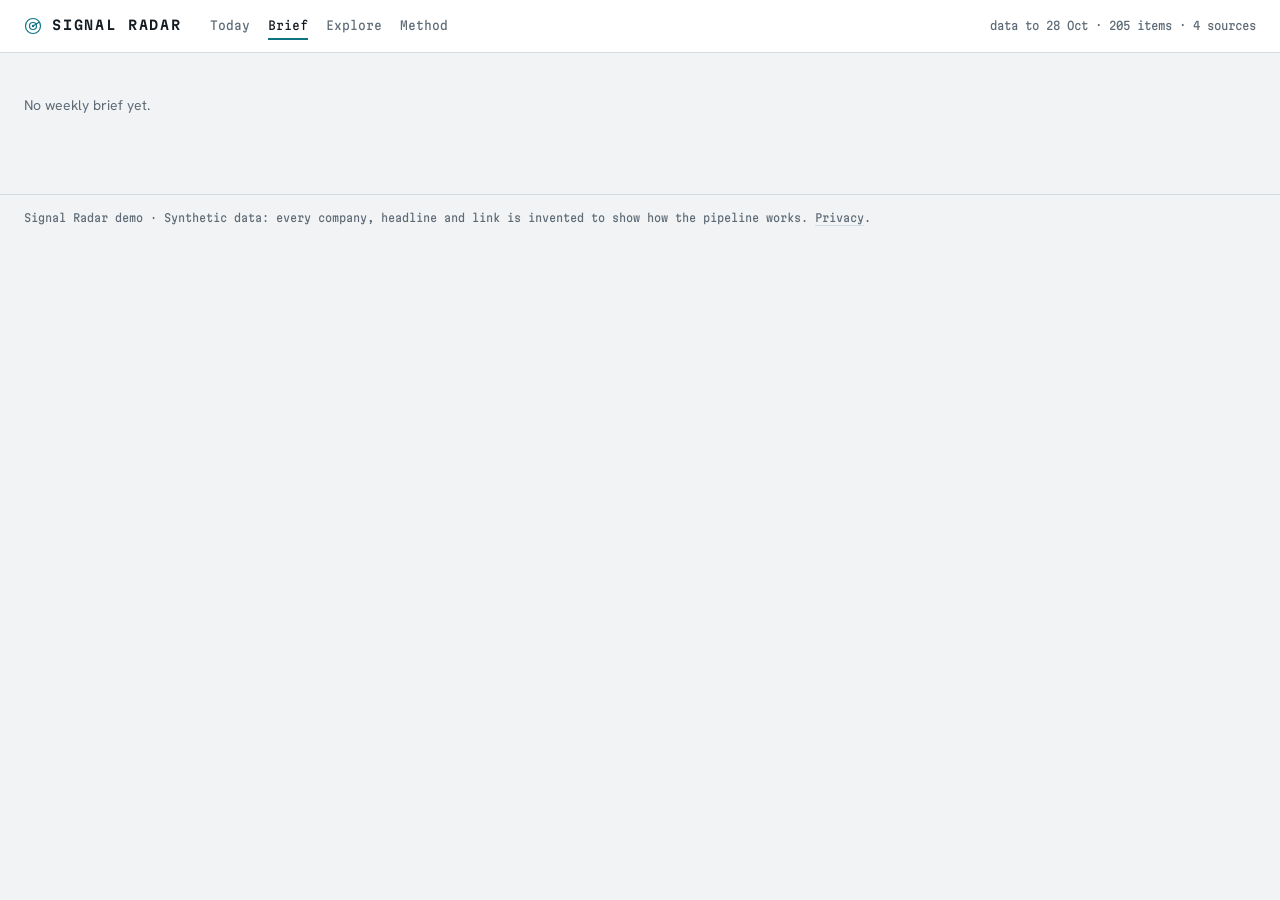
<file: docs/demo/brief.html>
<!doctype html>
<html lang="en">
<head>
<meta charset="utf-8">
<meta name="viewport" content="width=device-width, initial-scale=1">
<title>Signal Radar · Brief</title>
<meta name="robots" content="noindex, nofollow">
<link rel="preconnect" href="https://fonts.googleapis.com">
<link rel="preconnect" href="https://fonts.gstatic.com" crossorigin>
<link rel="stylesheet" href="https://fonts.googleapis.com/css2?family=Hanken+Grotesk:wght@400;500;600&family=Martian+Mono:wdth,wght@75..112.5,400..600&display=swap">
<link rel="stylesheet" href="static/radar.css">
</head>
<body data-edition="public">
<header class="bar">
  <div class="wrap">
    <a class="wordmark" href="index.html" aria-label="Signal Radar home">
      <svg width="18" height="18" viewBox="0 0 18 18" aria-hidden="true"><circle cx="9" cy="9" r="7.5" fill="none" stroke="currentColor" stroke-width="1.2"/><circle cx="9" cy="9" r="3.5" fill="none" stroke="currentColor" stroke-width="1.2"/><line x1="9" y1="9" x2="15.5" y2="5" stroke="currentColor" stroke-width="1.2"/><circle cx="9" cy="9" r="1.2" fill="currentColor"/></svg>
      SIGNAL RADAR
    </a>
    <nav aria-label="Views">
      <a href="index.html" data-view="today" >Today</a>
      <a href="brief.html" data-view="brief" aria-current="page">Brief</a>
      <a href="explore.html" data-view="explore" >Explore</a>
      <a href="method.html" data-view="method" >Method</a>
    </nav>
    <span class="asof">data to 28 Oct · 205 items · 4 sources</span>
    
  </div>
</header>
<main class="wrap">


<p class="empty">No weekly brief yet.</p>


</main>
<footer class="wrap share-note">Signal Radar demo · Synthetic data: every company, headline and link is invented to show how the pipeline works. <a href="method.html#privacy">Privacy</a>.</footer>



</body>
</html>
</file>
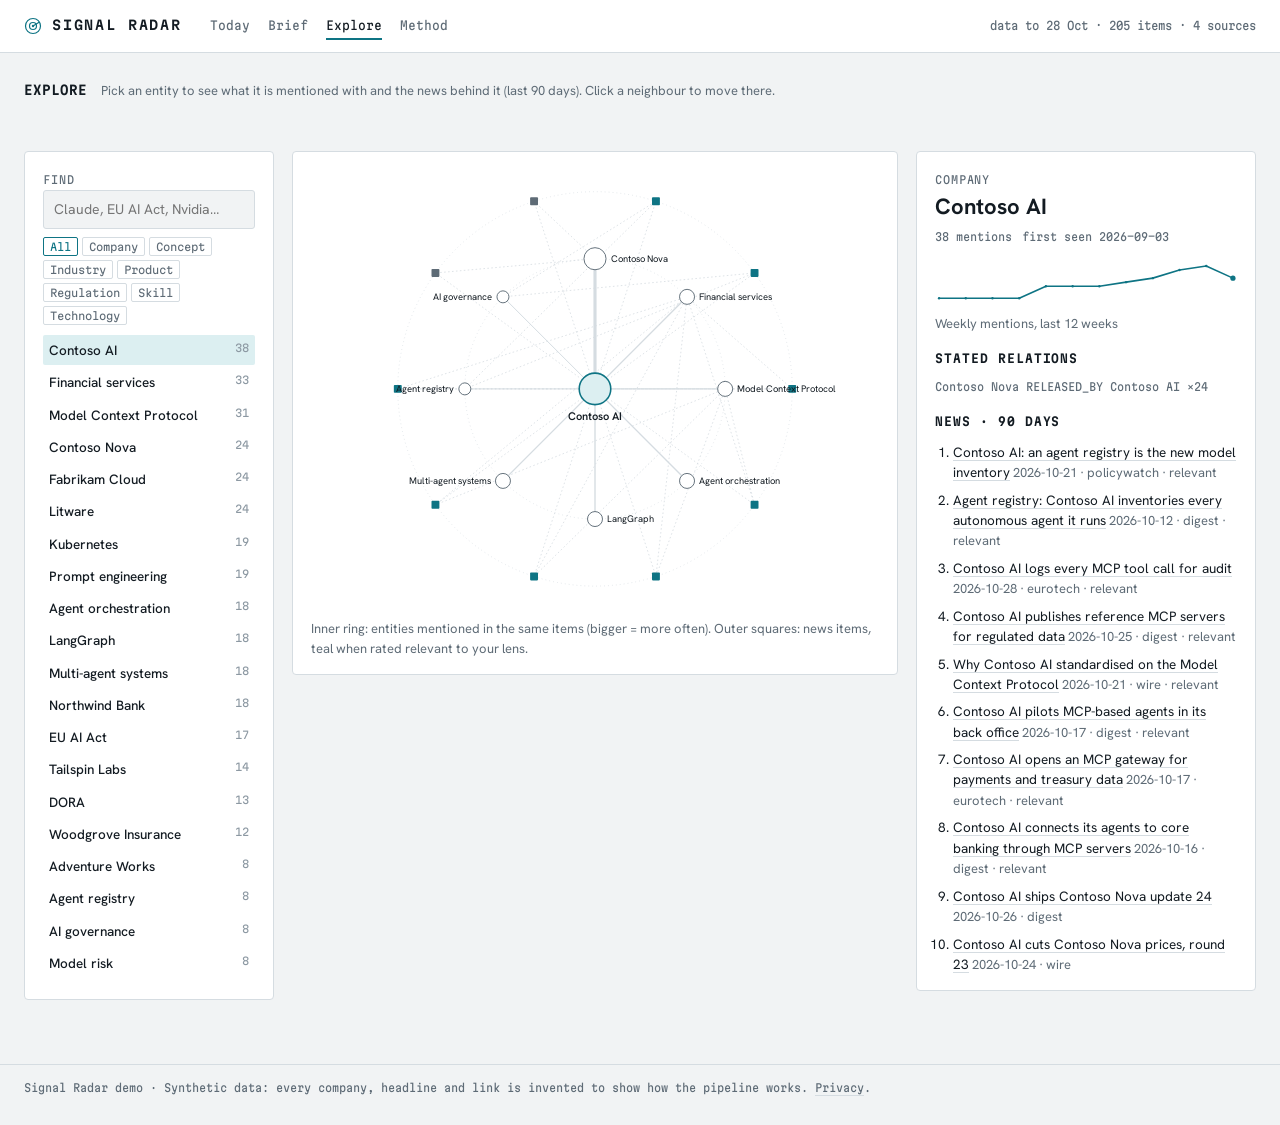
<file: docs/demo/explore.html>
<!doctype html>
<html lang="en">
<head>
<meta charset="utf-8">
<meta name="viewport" content="width=device-width, initial-scale=1">
<title>Signal Radar · Explore</title>
<meta name="robots" content="noindex, nofollow">
<link rel="preconnect" href="https://fonts.googleapis.com">
<link rel="preconnect" href="https://fonts.gstatic.com" crossorigin>
<link rel="stylesheet" href="https://fonts.googleapis.com/css2?family=Hanken+Grotesk:wght@400;500;600&family=Martian+Mono:wdth,wght@75..112.5,400..600&display=swap">
<link rel="stylesheet" href="static/radar.css">
</head>
<body data-edition="public">
<header class="bar">
  <div class="wrap">
    <a class="wordmark" href="index.html" aria-label="Signal Radar home">
      <svg width="18" height="18" viewBox="0 0 18 18" aria-hidden="true"><circle cx="9" cy="9" r="7.5" fill="none" stroke="currentColor" stroke-width="1.2"/><circle cx="9" cy="9" r="3.5" fill="none" stroke="currentColor" stroke-width="1.2"/><line x1="9" y1="9" x2="15.5" y2="5" stroke="currentColor" stroke-width="1.2"/><circle cx="9" cy="9" r="1.2" fill="currentColor"/></svg>
      SIGNAL RADAR
    </a>
    <nav aria-label="Views">
      <a href="index.html" data-view="today" >Today</a>
      <a href="brief.html" data-view="brief" >Brief</a>
      <a href="explore.html" data-view="explore" aria-current="page">Explore</a>
      <a href="method.html" data-view="method" >Method</a>
    </nav>
    <span class="asof">data to 28 Oct · 205 items · 4 sources</span>
    
  </div>
</header>
<main class="wrap">

<div class="section-head">
  <h2>Explore</h2>
  <span class="note">Pick an entity to see what it is mentioned with and the news behind it (last 90 days). Click a neighbour to move there.</span>
</div>
<div class="explore">
  <section class="panel" aria-label="Entities">
    <label class="eyebrow" for="ent-search">Find</label>
    <input type="search" id="ent-search" placeholder="Claude, EU AI Act, Nvidia…" autocomplete="off">
    <div class="typefilter" id="ent-types" role="group" aria-label="Filter by type"></div>
    <div class="list" id="ent-list"></div>
  </section>
  <section class="panel graph" aria-label="Neighbourhood graph">
    <svg id="graph" viewBox="0 0 720 560" role="img" aria-label="Neighbourhood of the selected entity"></svg>
    <p class="hint">Inner ring: entities mentioned in the same items (bigger = more often). Outer squares: news items, teal when rated relevant to your lens.</p>
  </section>
  <section class="panel entity-panel" id="ent-panel" aria-live="polite"><p class="empty">Loading…</p></section>
</div>

</main>
<footer class="wrap share-note">Signal Radar demo · Synthetic data: every company, headline and link is invented to show how the pipeline works. <a href="method.html#privacy">Privacy</a>.</footer>


<script src="static/explore.js" defer></script>
</body>
</html>
</file>
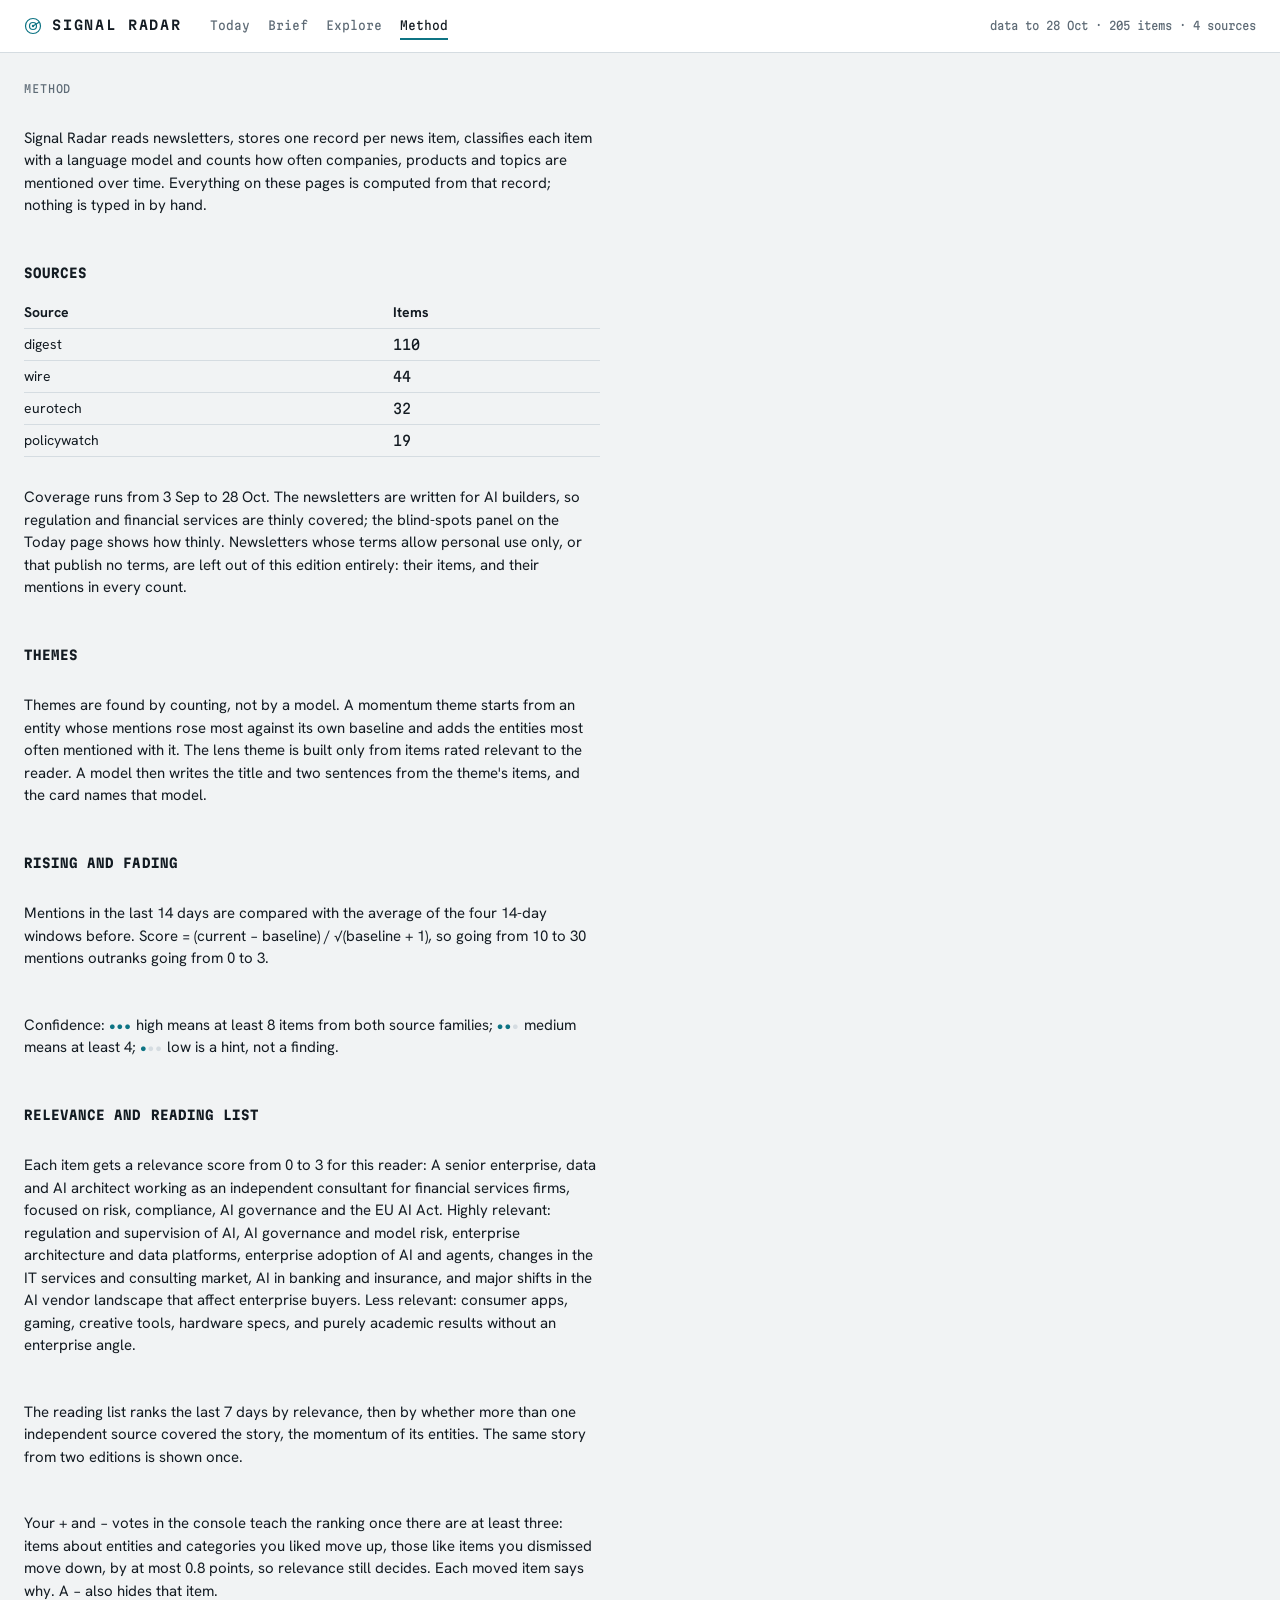
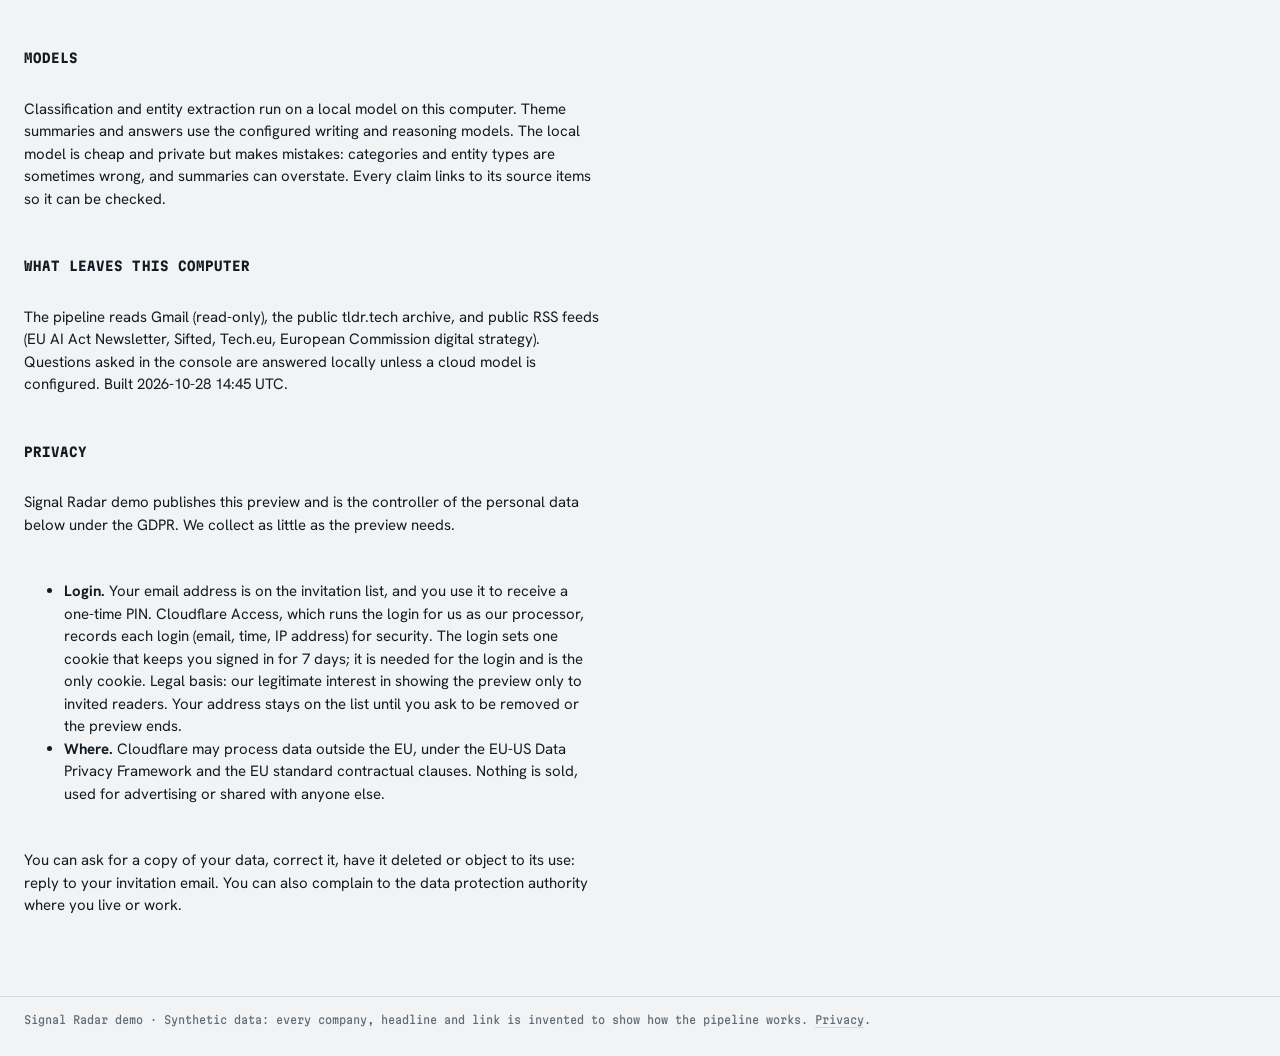
<file: docs/demo/method.html>
<!doctype html>
<html lang="en">
<head>
<meta charset="utf-8">
<meta name="viewport" content="width=device-width, initial-scale=1">
<title>Signal Radar · Method</title>
<meta name="robots" content="noindex, nofollow">
<link rel="preconnect" href="https://fonts.googleapis.com">
<link rel="preconnect" href="https://fonts.gstatic.com" crossorigin>
<link rel="stylesheet" href="https://fonts.googleapis.com/css2?family=Hanken+Grotesk:wght@400;500;600&family=Martian+Mono:wdth,wght@75..112.5,400..600&display=swap">
<link rel="stylesheet" href="static/radar.css">
</head>
<body data-edition="public">
<header class="bar">
  <div class="wrap">
    <a class="wordmark" href="index.html" aria-label="Signal Radar home">
      <svg width="18" height="18" viewBox="0 0 18 18" aria-hidden="true"><circle cx="9" cy="9" r="7.5" fill="none" stroke="currentColor" stroke-width="1.2"/><circle cx="9" cy="9" r="3.5" fill="none" stroke="currentColor" stroke-width="1.2"/><line x1="9" y1="9" x2="15.5" y2="5" stroke="currentColor" stroke-width="1.2"/><circle cx="9" cy="9" r="1.2" fill="currentColor"/></svg>
      SIGNAL RADAR
    </a>
    <nav aria-label="Views">
      <a href="index.html" data-view="today" >Today</a>
      <a href="brief.html" data-view="brief" >Brief</a>
      <a href="explore.html" data-view="explore" >Explore</a>
      <a href="method.html" data-view="method" aria-current="page">Method</a>
    </nav>
    <span class="asof">data to 28 Oct · 205 items · 4 sources</span>
    
  </div>
</header>
<main class="wrap">

<article class="prose">
  <span class="eyebrow">Method</span>
  <p>Signal Radar reads newsletters, stores one record per news item, classifies each item with a language model and counts how often companies, products and topics are mentioned over time. Everything on these pages is computed from that record; nothing is typed in by hand.</p>

  <h2>Sources</h2>
  <table>
    <tr><th>Source</th><th>Items</th></tr>
    <tr><td>digest</td><td class="mono">110</td></tr><tr><td>wire</td><td class="mono">44</td></tr><tr><td>eurotech</td><td class="mono">32</td></tr><tr><td>policywatch</td><td class="mono">19</td></tr>
  </table>
  <p>Coverage runs from 3 Sep to 28 Oct. The newsletters are written for AI builders, so regulation and financial services are thinly covered; the blind-spots panel on the Today page shows how thinly. Newsletters whose terms allow personal use only, or that publish no terms, are left out of this edition entirely: their items, and their mentions in every count.</p>

  <h2>Themes</h2>
  <p>Themes are found by counting, not by a model. A momentum theme starts from an entity whose mentions rose most against its own baseline and adds the entities most often mentioned with it. The lens theme is built only from items rated relevant to the reader. A model then writes the title and two sentences from the theme's items, and the card names that model.</p>

  <h2>Rising and fading</h2>
  <p>Mentions in the last 14 days are compared with the average of the four 14-day windows before. Score = (current − baseline) / √(baseline + 1), so going from 10 to 30 mentions outranks going from 0 to 3.</p>
  <p>Confidence: <span class="conf" title="confidence: high" aria-label="confidence high">●●●</span> high means at least 8 items from both source families; <span class="conf" title="confidence: medium" aria-label="confidence medium">●●<span class="off">●</span></span> medium means at least 4; <span class="conf" title="confidence: low" aria-label="confidence low">●<span class="off">●</span><span class="off">●</span></span> low is a hint, not a finding.</p>

  <h2>Relevance and reading list</h2>
  <p>Each item gets a relevance score from 0 to 3 for this reader: A senior enterprise, data and AI architect working as an independent consultant for financial services firms, focused on risk, compliance, AI governance and the EU AI Act. Highly relevant: regulation and supervision of AI, AI governance and model risk, enterprise architecture and data platforms, enterprise adoption of AI and agents, changes in the IT services and consulting market, AI in banking and insurance, and major shifts in the AI vendor landscape that affect enterprise buyers. Less relevant: consumer apps, gaming, creative tools, hardware specs, and purely academic results without an enterprise angle.</p>
  <p>The reading list ranks the last 7 days by relevance, then by whether more than one independent source covered the story, the momentum of its entities. The same story from two editions is shown once.</p>
  <p>Your + and − votes in the console teach the ranking once there are at least three: items about entities and categories you liked move up, those like items you dismissed move down, by at most 0.8 points, so relevance still decides. Each moved item says why. A − also hides that item.</p>

  <h2>Models</h2>
  <p>Classification and entity extraction run on a local model on this computer. Theme summaries and answers use the configured writing and reasoning models. The local model is cheap and private but makes mistakes: categories and entity types are sometimes wrong, and summaries can overstate. Every claim links to its source items so it can be checked.</p>

  <h2>What leaves this computer</h2>
  <p>The pipeline reads Gmail (read-only), the public tldr.tech archive, and public RSS feeds (EU AI Act Newsletter, Sifted, Tech.eu, European Commission digital strategy). Questions asked in the console are answered locally unless a cloud model is configured. Built 2026-10-28 14:45 UTC.</p>

  <h2 id="privacy">Privacy</h2>
  <p>Signal Radar demo publishes this preview and is the controller of the personal data below under the GDPR. We collect as little as the preview needs.</p>
  <ul>
    <li><strong>Login.</strong> Your email address is on the invitation list, and you use it to receive a one-time PIN. Cloudflare Access, which runs the login for us as our processor, records each login (email, time, IP address) for security. The login sets one cookie that keeps you signed in for 7 days; it is needed for the login and is the only cookie. Legal basis: our legitimate interest in showing the preview only to invited readers. Your address stays on the list until you ask to be removed or the preview ends.</li>
    
    
    <li><strong>Where.</strong> Cloudflare may process data outside the EU, under the EU-US Data Privacy Framework and the EU standard contractual clauses. Nothing is sold, used for advertising or shared with anyone else.</li>
  </ul>
  <p>You can ask for a copy of your data, correct it, have it deleted or object to its use: reply to your invitation email. You can also complain to the data protection authority where you live or work.</p>

</article>

</main>
<footer class="wrap share-note">Signal Radar demo · Synthetic data: every company, headline and link is invented to show how the pipeline works. <a href="method.html#privacy">Privacy</a>.</footer>



</body>
</html>
</file>
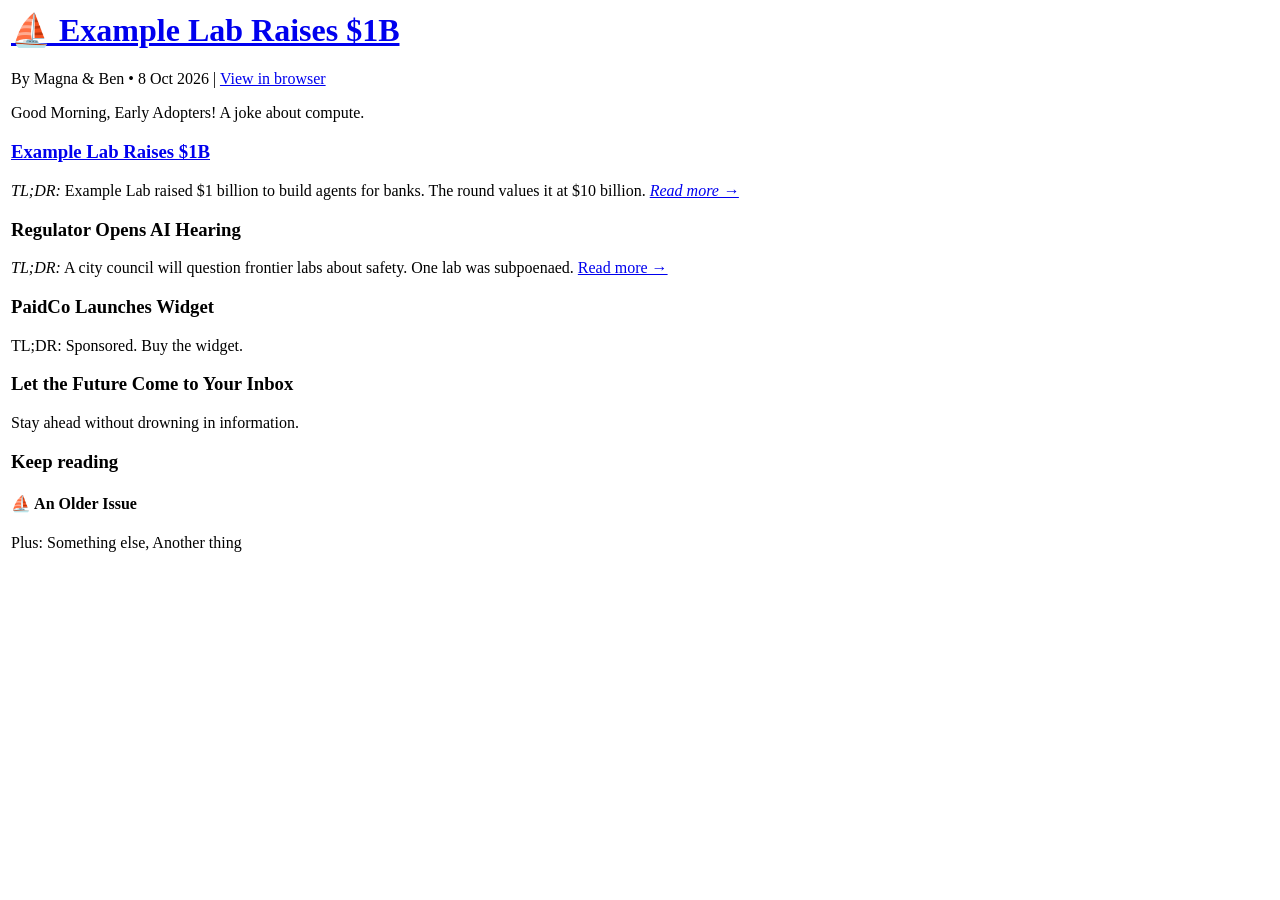
<file: tests/fixtures/bayarealetters_synthetic.html>
<!-- Synthetic Bay Area Letters issue: same markup shape as real issues (Ghost template, checked 2026-10-09),
     invented content. Every link is a per-subscriber redirect, as in the real thing. -->
<html><body><table><tr><td>
<h1><a href="https://bayarealetters.com/r/aaaa?m=SUBSCRIBER">⛵ Example Lab Raises $1B</a></h1>
<p>By Magna &amp; Ben • 8 Oct 2026 | <a href="https://bayarealetters.com/r/bbbb?m=SUBSCRIBER">View in browser</a></p>
<p>Good Morning, Early Adopters! A joke about compute.</p>
<h3><a href="https://bayarealetters.com/r/cccc?m=SUBSCRIBER">Example Lab Raises $1B</a></h3>
<p><em>TL;DR:</em> Example Lab raised $1 billion to build agents for banks. The round values it at $10 billion. <a href="https://bayarealetters.com/r/dddd?m=SUBSCRIBER"><em>Read more →</em></a></p>
<h3>Regulator Opens AI Hearing</h3>
<p><em>TL;DR:</em> A city council will question frontier labs about safety. One lab was subpoenaed. <a href="https://bayarealetters.com/r/eeee?m=SUBSCRIBER">Read more →</a></p>
<div class="kg-cta-card"><h3>PaidCo Launches Widget</h3><p>TL;DR: Sponsored. Buy the widget.</p></div>
<h3>Let the Future Come to Your Inbox</h3>
<p>Stay ahead without drowning in information.</p>
<h3>Keep reading</h3>
<h4>⛵ An Older Issue</h4>
<p>Plus: Something else, Another thing</p>
</td></tr></table></body></html>
</file>
<file: docs/demo/static/radar.css>
/* Signal Radar: an instrument, not a dashboard.
   Layout: a thin top bar, a row of three theme cards, then a wide reading column beside a narrow instrument
   column (movers, fading, blind spots). One accent; confidence shown by dot count, not only by colour. */
:root {
  --bg: #f1f3f4;
  --panel: #ffffff;
  --ink: #131b22;
  --muted: #5e6b76;
  --faint: #8c98a2;
  --rule: #d5dce1;
  --accent: #0e7484;
  --accent-soft: #dceff1;
  --up: #2e7a52;
  --down: #a9533d;
  --mono: "Martian Mono", ui-monospace, "SF Mono", Menlo, monospace;
  --sans: "Hanken Grotesk", system-ui, -apple-system, "Segoe UI", sans-serif;
  --step--1: 12px;
  --step-0: 15px;
  --step-1: 18px;
  --step-2: 22px;
  color-scheme: light;
}
@media (prefers-color-scheme: dark) {
  :root:not([data-theme="light"]) {
    --bg: #0c1115; --panel: #121a20; --ink: #dde5ea; --muted: #8b99a4; --faint: #5f6d78; --rule: #222e36;
    --accent: #55bfcc; --accent-soft: #11313a; --up: #6fc996; --down: #e08c75; color-scheme: dark;
  }
}
:root[data-theme="dark"] {
  --bg: #0c1115; --panel: #121a20; --ink: #dde5ea; --muted: #8b99a4; --faint: #5f6d78; --rule: #222e36;
  --accent: #55bfcc; --accent-soft: #11313a; --up: #6fc996; --down: #e08c75; color-scheme: dark;
}

* { box-sizing: border-box; }
html, body { margin: 0; }
body { background: var(--bg); color: var(--ink); font-family: var(--sans); font-size: var(--step-0); line-height: 1.5; }
a { color: inherit; text-decoration-color: var(--rule); text-underline-offset: 3px; }
a:hover { text-decoration-color: var(--accent); color: var(--accent); }
:focus-visible { outline: 2px solid var(--accent); outline-offset: 2px; }
.mono, .eyebrow, .label { font-family: var(--mono); font-variation-settings: "wdth" 87.5; }
.eyebrow { font-size: 11px; letter-spacing: .08em; text-transform: uppercase; color: var(--muted); }
.wrap { max-width: 1360px; margin: 0 auto; padding-inline: 24px; }

/* Top bar */
.bar { border-bottom: 1px solid var(--rule); background: var(--panel); position: sticky; top: 0; z-index: 5; }
.bar .wrap { display: flex; align-items: center; gap: 28px; min-height: 52px; flex-wrap: wrap; padding-block: 6px; }
.wordmark { font-family: var(--mono); font-weight: 600; font-size: 13px; letter-spacing: .14em; text-decoration: none; display: flex; align-items: center; gap: 10px; }
.wordmark svg { color: var(--accent); }
.bar nav { display: flex; gap: 18px; font-family: var(--mono); font-size: 12px; font-variation-settings: "wdth" 87.5; }
.bar nav a { text-decoration: none; color: var(--muted); padding-block: 4px; border-bottom: 2px solid transparent; }
.bar nav a[aria-current="page"] { color: var(--ink); border-bottom-color: var(--accent); }
.bar .asof { margin-left: auto; font-size: 11.5px; color: var(--muted); font-family: var(--mono); font-variation-settings: "wdth" 87.5; }
.btn { font-family: var(--mono); font-variation-settings: "wdth" 87.5; font-size: 12px; border: 1px solid var(--rule); background: var(--panel); color: var(--ink); padding: 6px 12px; border-radius: 3px; cursor: pointer; }
.btn:hover { border-color: var(--accent); color: var(--accent); }
.btn.primary { border-color: var(--accent); color: var(--accent); }

main.wrap { padding-block: 28px 64px; display: grid; gap: 36px; }
.section-head { display: flex; align-items: baseline; gap: 14px; margin-bottom: 14px; flex-wrap: wrap; }
.section-head h2 { margin: 0; font-family: var(--mono); font-variation-settings: "wdth" 87.5; font-size: 13px; font-weight: 600; letter-spacing: .08em; text-transform: uppercase; }
.section-head .note { color: var(--muted); font-size: 13px; }

/* Themes */
.themes { display: grid; grid-template-columns: repeat(3, minmax(0, 1fr)); gap: 16px; }
.theme { background: var(--panel); border: 1px solid var(--rule); border-radius: 4px; padding: 18px 20px; display: grid; gap: 10px; align-content: start; min-width: 0; }
.theme.lens { border-top: 2px solid var(--accent); }
.theme .top { display: flex; justify-content: space-between; gap: 10px; align-items: center; }
.kind { font-family: var(--mono); font-variation-settings: "wdth" 87.5; font-size: 10.5px; letter-spacing: .1em; padding: 2px 7px; border-radius: 2px; background: var(--accent-soft); color: var(--accent); }
.theme.momentum .kind { background: transparent; border: 1px solid var(--rule); color: var(--muted); }
.theme h3 { margin: 0; font-size: var(--step-1); line-height: 1.3; font-weight: 600; text-wrap: balance; }
.theme p { margin: 0; color: var(--ink); }
.sowhat { border-left: 2px solid var(--accent); padding-left: 10px; color: var(--ink); font-size: 14px; }
.sowhat .label { display: block; font-size: 10.5px; letter-spacing: .08em; text-transform: uppercase; color: var(--accent); }
.lens-link { margin: 6px 0 0; font-size: 13px; }
.lens-link .label { margin-right: 6px; font-size: 10.5px; letter-spacing: .08em; text-transform: uppercase; color: var(--muted); }
.byline { font-family: var(--mono); font-variation-settings: "wdth" 87.5; font-size: 10.5px; color: var(--faint); }
details summary { cursor: pointer; font-family: var(--mono); font-variation-settings: "wdth" 87.5; font-size: 11.5px; color: var(--muted); }
details ol { margin: 8px 0 0; padding-left: 18px; display: grid; gap: 6px; font-size: 13.5px; }
details li span { color: var(--faint); font-family: var(--mono); font-size: 10.5px; }

.chips { display: flex; flex-wrap: wrap; gap: 6px; }
.chip { font-family: var(--mono); font-variation-settings: "wdth" 87.5; font-size: 11px; padding: 2px 8px; border: 1px solid var(--rule); border-radius: 2px; text-decoration: none; color: var(--muted); white-space: nowrap; }
a.chip:hover { border-color: var(--accent); color: var(--accent); }
.conf { font-family: var(--mono); font-size: 11px; color: var(--accent); letter-spacing: 1px; white-space: nowrap; }
.conf .off { color: var(--rule); }
.facts { font-family: var(--mono); font-variation-settings: "wdth" 87.5; font-size: 11px; color: var(--muted); display: flex; gap: 10px; align-items: center; flex-wrap: wrap; }

/* Two columns */
.cols { display: grid; grid-template-columns: minmax(0, 1.65fr) minmax(0, 1fr); gap: 28px; align-items: start; }
.panel { background: var(--panel); border: 1px solid var(--rule); border-radius: 4px; padding: 16px 18px; min-width: 0; }
.stack { display: grid; gap: 20px; min-width: 0; }

/* Reading list */
.reading { list-style: none; margin: 0; padding: 0; counter-reset: rank; }
.read { display: grid; grid-template-columns: 34px minmax(0, 1fr) auto; gap: 4px 14px; padding: 14px 0; border-bottom: 1px solid var(--rule); counter-increment: rank; }
.read:last-child { border-bottom: 0; }
.read::before { content: counter(rank, decimal-leading-zero); font-family: var(--mono); font-size: 12px; color: var(--faint); padding-top: 3px; }
.read .title { font-weight: 600; font-size: 16px; line-height: 1.35; text-decoration: none; }
.read .meta { font-family: var(--mono); font-variation-settings: "wdth" 87.5; font-size: 11px; color: var(--muted); margin-top: 3px; display: flex; flex-wrap: wrap; gap: 4px 12px; }
.read .why { margin: 6px 0 0; color: var(--muted); font-size: 14px; }
.read .chips { margin-top: 8px; }
.rel { color: var(--accent); }
.vote { display: flex; gap: 6px; align-items: start; }
.vote button { font-family: var(--mono); font-size: 12px; width: 30px; height: 28px; border: 1px solid var(--rule); background: var(--panel); color: var(--muted); border-radius: 3px; cursor: pointer; }
.vote button:hover { border-color: var(--accent); color: var(--accent); }
.vote button[aria-pressed="true"] { background: var(--accent-soft); border-color: var(--accent); color: var(--accent); }
.read.hidden-vote { opacity: .4; }

/* Movers */
table.movers { width: 100%; border-collapse: collapse; font-size: 13.5px; }
.movers td { padding: 7px 0; border-bottom: 1px solid var(--rule); vertical-align: middle; }
.movers tr:last-child td { border-bottom: 0; }
.movers .name a { font-weight: 600; text-decoration: none; }
.movers .type { display: block; font-family: var(--mono); font-variation-settings: "wdth" 87.5; font-size: 10.5px; color: var(--faint); }
.movers .num { font-family: var(--mono); font-variation-settings: "wdth" 87.5; font-size: 11.5px; text-align: right; white-space: nowrap; font-variant-numeric: tabular-nums; color: var(--muted); padding-left: 10px; }
.movers .num b { color: var(--ink); font-weight: 500; }
.spark { display: block; color: var(--accent); }
.spark.down { color: var(--down); }
.new { font-family: var(--mono); font-size: 9.5px; letter-spacing: .08em; color: var(--accent); border: 1px solid var(--accent); padding: 0 4px; border-radius: 2px; margin-left: 6px; vertical-align: 1px; }

/* Blind spots and market */
.bars { display: grid; gap: 7px; }
.barrow { display: grid; grid-template-columns: minmax(0, 1fr) 110px 34px; gap: 10px; align-items: center; font-size: 13px; }
.barrow .track { height: 6px; background: var(--bg); border-radius: 1px; overflow: hidden; }
.barrow .fill { height: 100%; background: var(--accent); }
.barrow .n { font-family: var(--mono); font-size: 11px; color: var(--muted); text-align: right; font-variant-numeric: tabular-nums; }
.watch { display: grid; grid-template-columns: repeat(auto-fill, minmax(118px, 1fr)); gap: 6px; margin-top: 12px; }
.watch div { font-size: 12.5px; padding: 5px 8px; border: 1px solid var(--rule); border-radius: 2px; display: flex; justify-content: space-between; gap: 6px; }
.watch .zero { border-style: dashed; color: var(--muted); }
.watch b { font-family: var(--mono); font-weight: 500; font-size: 11px; }
.watch .zero b { color: var(--down); }
.panel h3 { margin: 0 0 12px; font-family: var(--mono); font-variation-settings: "wdth" 87.5; font-size: 12px; font-weight: 600; letter-spacing: .08em; text-transform: uppercase; }
.panel .hint { color: var(--muted); font-size: 13px; margin: 10px 0 0; }

/* Ask drawer */
.drawer { position: fixed; top: 0; right: 0; bottom: 0; width: min(480px, 100%); background: var(--panel); border-left: 1px solid var(--rule); z-index: 20; display: grid; grid-template-rows: auto minmax(0, 1fr) auto; box-shadow: -16px 0 40px rgba(0,0,0,.08); }
.drawer header { display: flex; justify-content: space-between; align-items: center; padding: 14px 18px; border-bottom: 1px solid var(--rule); }
.drawer .log { overflow-y: auto; padding: 16px 18px; display: grid; gap: 18px; align-content: start; }
.drawer form { border-top: 1px solid var(--rule); padding: 12px 18px 16px; display: grid; gap: 8px; }
.drawer textarea { width: 100%; min-height: 76px; resize: vertical; font: inherit; font-size: 14px; padding: 10px; border: 1px solid var(--rule); border-radius: 3px; background: var(--bg); color: var(--ink); }
.q { font-weight: 600; }
.a p { margin: 6px 0; }
.trace { font-family: var(--mono); font-variation-settings: "wdth" 87.5; font-size: 10.5px; color: var(--faint); list-style: none; padding: 0; margin: 8px 0 0; display: grid; gap: 2px; }
.trace li::before { content: "› "; color: var(--accent); }
.thin { font-family: var(--mono); font-size: 11px; color: var(--down); }
.cite { font-family: var(--mono); font-size: 10.5px; color: var(--accent); text-decoration: none; }
.sources { margin: 6px 0 0; padding-left: 18px; font-size: 13px; display: grid; gap: 3px; }

/* Explore */
.explore { display: grid; grid-template-columns: 250px minmax(0, 1fr) 340px; gap: 18px; align-items: start; }
.explore .list { max-height: 72vh; overflow-y: auto; display: grid; gap: 2px; margin-top: 10px; }
.explore .list button { text-align: left; background: none; border: 0; padding: 5px 6px; color: var(--ink); font: inherit; font-size: 13.5px; cursor: pointer; display: flex; justify-content: space-between; gap: 8px; border-radius: 2px; }
.explore .list button:hover, .explore .list button[aria-current="true"] { background: var(--accent-soft); }
.explore .list span { font-family: var(--mono); font-size: 10.5px; color: var(--faint); }
.explore input[type="search"] { width: 100%; font: inherit; font-size: 14px; padding: 8px 10px; border: 1px solid var(--rule); border-radius: 3px; background: var(--bg); color: var(--ink); }
.typefilter { display: flex; flex-wrap: wrap; gap: 4px; margin-top: 8px; }
.typefilter button { font-family: var(--mono); font-size: 10.5px; border: 1px solid var(--rule); background: none; color: var(--muted); padding: 2px 6px; border-radius: 2px; cursor: pointer; }
.typefilter button[aria-pressed="true"] { border-color: var(--accent); color: var(--accent); }
.graph svg { width: 100%; height: auto; display: block; color: var(--ink); }
.graph .edge { stroke: var(--rule); }
.graph .edge.item { stroke-dasharray: 2 3; }
.graph .node-entity circle { fill: var(--panel); stroke: var(--muted); stroke-width: 1.2; }
.graph .node-entity.center circle { fill: var(--accent-soft); stroke: var(--accent); stroke-width: 2; }
.graph .node-entity text { fill: var(--ink); font-family: var(--sans); font-size: 12px; }
.graph .node-entity.center text { font-weight: 600; font-size: 14px; }
.graph .node-item rect { fill: var(--muted); }
.graph .node-item.relevant rect { fill: var(--accent); }
.graph g { cursor: pointer; }
.graph g:hover circle { stroke: var(--accent); }
.graph .ring { fill: none; stroke: var(--rule); stroke-dasharray: 1 4; }
.entity-panel h2 { margin: 0; font-size: var(--step-2); }
.entity-panel .facts { margin: 6px 0 12px; }
.entity-panel ol { padding-left: 18px; margin: 0; display: grid; gap: 7px; font-size: 13.5px; }
.entity-panel .rels { font-family: var(--mono); font-variation-settings: "wdth" 87.5; font-size: 11px; color: var(--muted); display: grid; gap: 3px; margin-top: 10px; }
.empty { color: var(--muted); font-size: 14px; }

/* Method page */
.prose { max-width: 72ch; display: grid; gap: 14px; }
.prose h2 { font-family: var(--mono); font-variation-settings: "wdth" 87.5; font-size: 13px; letter-spacing: .08em; text-transform: uppercase; margin: 18px 0 0; }
.prose p, .prose li { color: var(--ink); }
.prose table { border-collapse: collapse; font-size: 14px; }
.prose td, .prose th { padding: 5px 14px 5px 0; border-bottom: 1px solid var(--rule); text-align: left; }

@media (max-width: 1100px) {
  .themes { grid-template-columns: minmax(0, 1fr); }
  .cols { grid-template-columns: minmax(0, 1fr); }
  .explore { grid-template-columns: minmax(0, 1fr); }
}
@media (prefers-reduced-motion: reduce) { * { transition: none !important; } }
[hidden] { display: none !important; }
.lead { margin: 0; font-size: 16px; line-height: 1.6; max-width: 72ch; }
.idea { display: grid; gap: 6px; padding-block: 10px; border-bottom: 1px solid var(--rule); }
.idea:last-of-type { border-bottom: 0; }
.idea p { margin: 0; font-size: 14px; }
.brief-list .read { grid-template-columns: 34px minmax(0, 1fr) 0; }
.because { font-family: var(--mono); font-variation-settings: "wdth" 87.5; font-size: 11px; color: var(--accent); margin-top: 4px; }

/* public edition: publisher and disclaimer line */
.share-note { font-family: var(--mono); font-variation-settings: "wdth" 87.5; font-size: 11px; line-height: 1.6; color: var(--muted); border-top: 1px solid var(--rule); padding-block: 14px 28px; }
</file>
